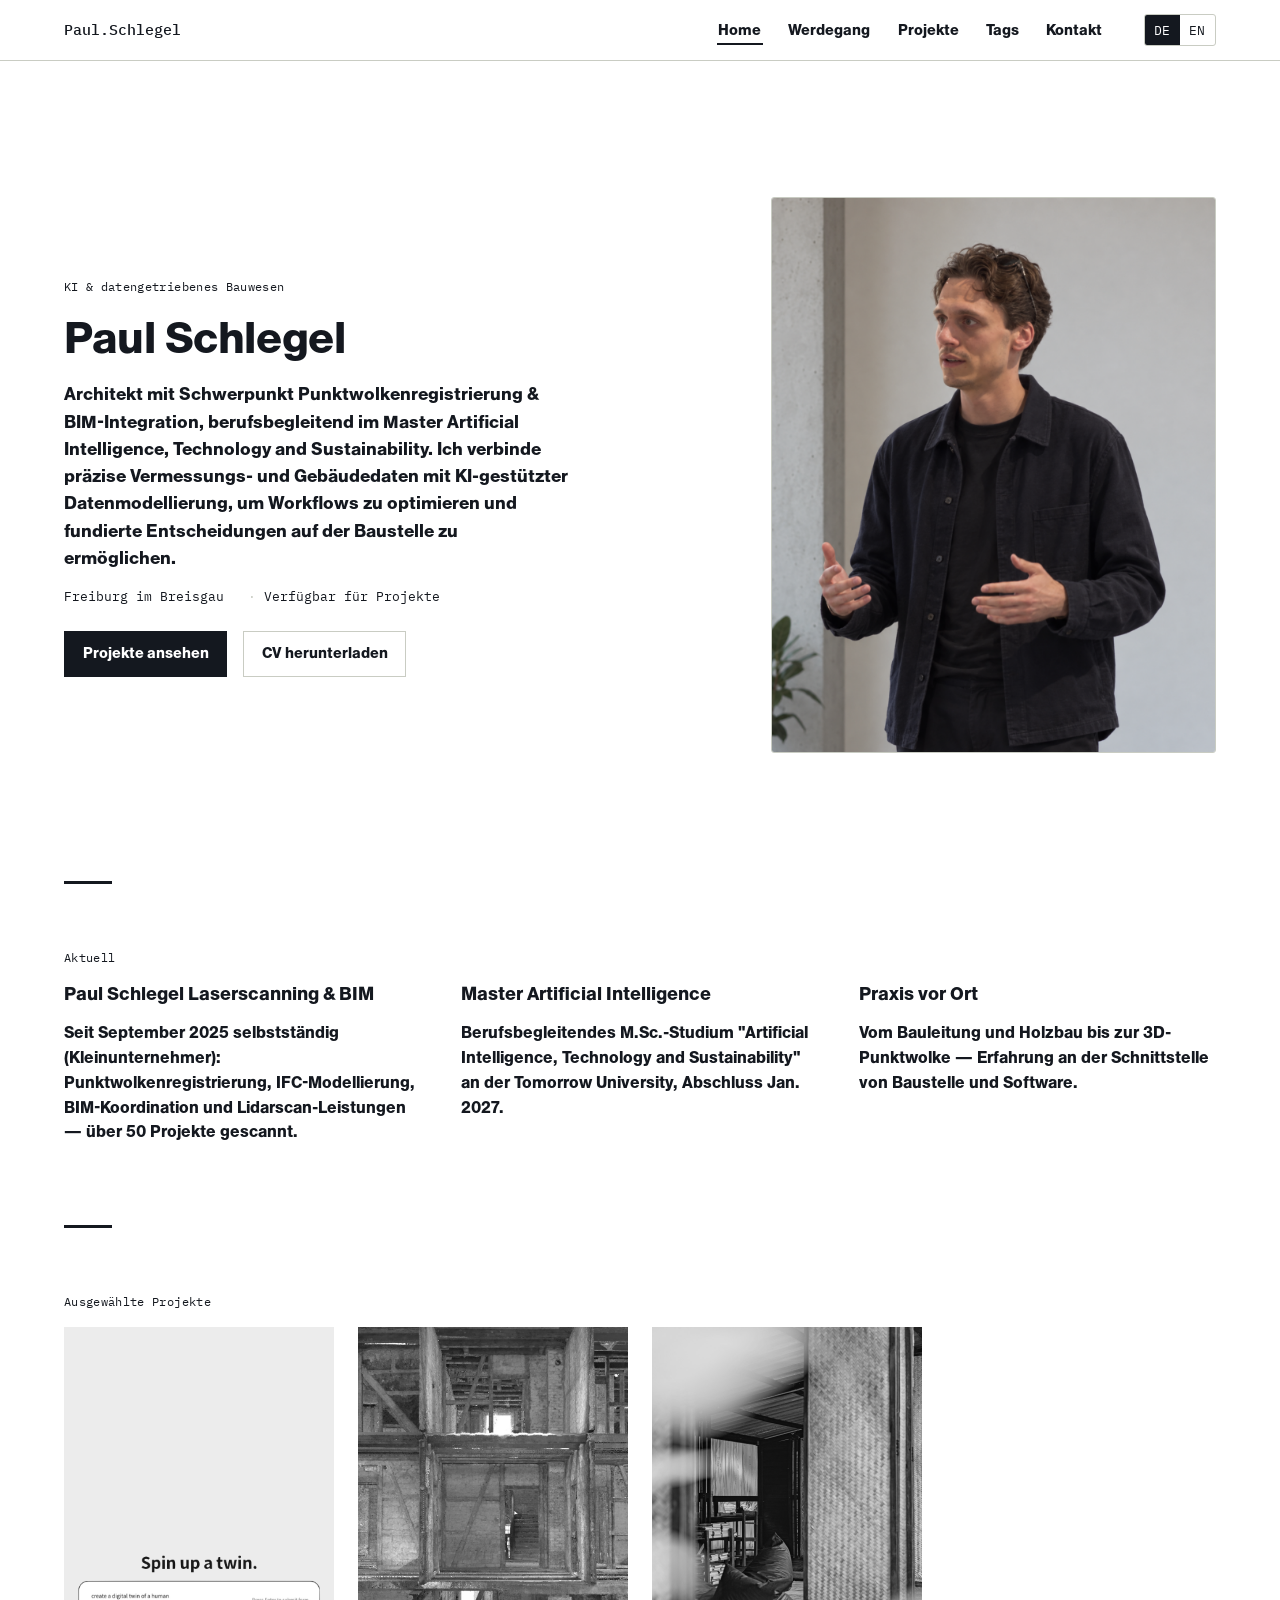
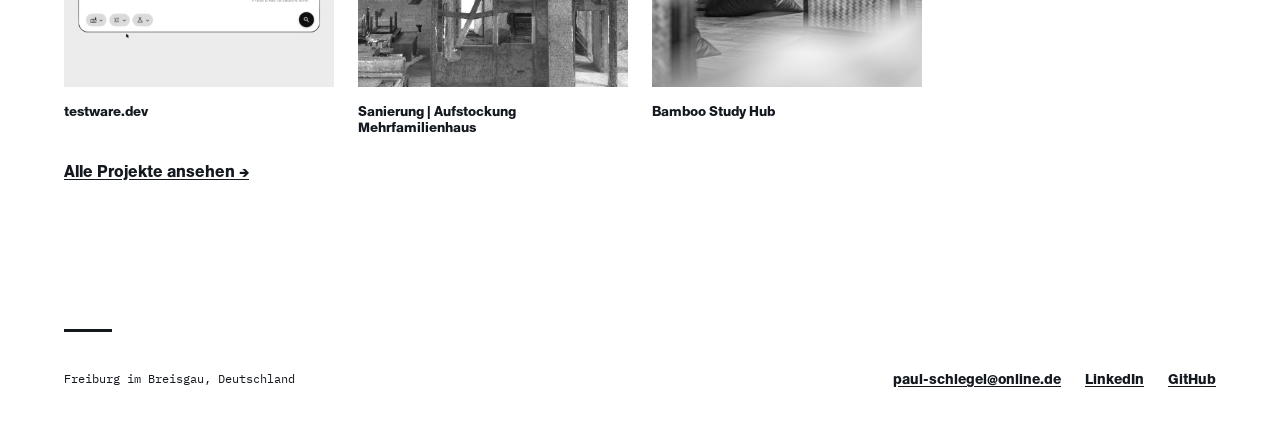
<file: index.html>
<!DOCTYPE html>
<html lang="de">
<head>
<meta charset="UTF-8">
<meta name="viewport" content="width=device-width, initial-scale=1.0">
<title>Paul Schlegel — AI &amp; Data-Driven Construction Specialist</title>
<meta name="description" content="Paul Schlegel — AI &amp; data-driven construction specialist: point cloud registration, BIM integration, and AI-driven data modelling. Projects, career, and contact.">
<link rel="preconnect" href="https://fonts.googleapis.com">
<link rel="preconnect" href="https://fonts.gstatic.com" crossorigin>
<link href="https://fonts.googleapis.com/css2?family=IBM+Plex+Mono:wght@400;500&display=swap" rel="stylesheet">
<link rel="stylesheet" href="assets/css/style.css">
</head>
<body data-page="index">

<div data-include="header"></div>

<main>
  <section class="section" style="padding-top: var(--space-4);">
    <div class="container hero">
      <div>
        <span class="label" data-de="KI &amp; datengetriebenes Bauwesen" data-en="AI &amp; data-driven construction">KI &amp; datengetriebenes Bauwesen</span>
        <h1 data-de="Paul Schlegel" data-en="Paul Schlegel">Paul Schlegel</h1>
        <p class="lede" data-de="Architekt mit Schwerpunkt Punktwolkenregistrierung &amp; BIM-Integration, berufsbegleitend im Master Artificial Intelligence, Technology and Sustainability. Ich verbinde präzise Vermessungs- und Gebäudedaten mit KI-gestützter Datenmodellierung, um Workflows zu optimieren und fundierte Entscheidungen auf der Baustelle zu ermöglichen." data-en="Architect specialising in point cloud registration &amp; BIM integration, currently pursuing a part-time M.Sc. in Artificial Intelligence, Technology and Sustainability. I combine precise survey and building data with AI-driven data modelling to streamline workflows and support data-informed decisions on the job site.">
          Architekt mit Schwerpunkt Punktwolkenregistrierung &amp; BIM-Integration, berufsbegleitend im Master Artificial Intelligence, Technology and Sustainability. Ich verbinde präzise Vermessungs- und Gebäudedaten mit KI-gestützter Datenmodellierung, um Workflows zu optimieren und fundierte Entscheidungen auf der Baustelle zu ermöglichen.
        </p>
        <ul class="hero-meta">
          <li data-de="Freiburg im Breisgau" data-en="Freiburg im Breisgau">Freiburg im Breisgau</li>
          <li data-de="Verfügbar für Projekte" data-en="Available for projects">Verfügbar für Projekte</li>
        </ul>
        <div class="btn-row">
          <a class="btn btn-primary" href="projects.html" data-de="Projekte ansehen" data-en="View projects">Projekte ansehen</a>
          <a class="btn btn-ghost" href="assets/files/Paul_Schlegel_Lebenslauf.pdf" data-de="CV herunterladen" data-en="Download CV">CV herunterladen</a>
        </div>
      </div>
      <div class="hero-portrait">
        <img src="assets/img/portrait.png" alt="Portrait of Paul Schlegel" width="480" height="600">
      </div>
    </div>
  </section>

  <section class="section">
    <div class="container">
      <span class="label" data-de="Aktuell" data-en="Currently">Aktuell</span>
      <div class="info-grid">
        <div>
          <h3 data-de="Paul Schlegel Laserscanning &amp; BIM" data-en="Paul Schlegel Laserscanning &amp; BIM">Paul Schlegel Laserscanning &amp; BIM</h3>
          <p data-de="Seit September 2025 selbstständig (Kleinunternehmer): Punktwolkenregistrierung, IFC-Modellierung, BIM-Koordination und Lidarscan-Leistungen — über 50 Projekte gescannt." data-en="Self-employed since September 2025 (sole proprietor): point cloud registration, IFC modelling, BIM coordination and LiDAR scanning services — over 50 projects scanned.">Seit September 2025 selbstständig (Kleinunternehmer): Punktwolkenregistrierung, IFC-Modellierung, BIM-Koordination und Lidarscan-Leistungen — über 50 Projekte gescannt.</p>
        </div>
        <div>
          <h3 data-de="Master Artificial Intelligence" data-en="M.Sc. Artificial Intelligence">Master Artificial Intelligence</h3>
          <p data-de="Berufsbegleitendes M.Sc.-Studium &quot;Artificial Intelligence, Technology and Sustainability&quot; an der Tomorrow University, Abschluss Jan. 2027." data-en="Part-time M.Sc. in &quot;Artificial Intelligence, Technology and Sustainability&quot; at Tomorrow University, graduating Jan. 2027.">Berufsbegleitendes M.Sc.-Studium "Artificial Intelligence, Technology and Sustainability" an der Tomorrow University, Abschluss Jan. 2027.</p>
        </div>
        <div>
          <h3 data-de="Praxis vor Ort" data-en="Hands-on practice">Praxis vor Ort</h3>
          <p data-de="Vom Bauleitung und Holzbau bis zur 3D-Punktwolke — Erfahrung an der Schnittstelle von Baustelle und Software." data-en="From site supervision and timber construction to 3D point clouds — experience at the intersection of construction site and software.">Vom Bauleitung und Holzbau bis zur 3D-Punktwolke — Erfahrung an der Schnittstelle von Baustelle und Software.</p>
        </div>
      </div>
    </div>
  </section>

  <section class="section">
    <div class="container">
      <span class="label" data-de="Ausgewählte Projekte" data-en="Featured work">Ausgewählte Projekte</span>
      <div class="card-grid">
        <a class="card featured" href="project-testware.html" data-tags="llm rag team">
          <div class="card-thumb">
            <img src="assets/img/gallery/testware/testware-thumb.png" alt="testware.dev — Screenshot der Weboberfläche" loading="lazy">
          </div>
          <h3 class="card-title">testware.dev</h3>
        </a>
        <a class="card featured" href="project-wilhelmstrasse-5.html" data-tags="laserscanning bim bauleitung holzbau team">
          <div class="card-thumb">
            <img src="assets/img/gallery/wilhelmstrasse-5/00-wilhelmstrasse-punktwolke-innenansicht.jpg" alt="Wilhelmstraße 5 — Laserscan-Punktwolke, Innenansicht über mehrere Geschosse" loading="lazy">
          </div>
          <h3 class="card-title">Sanierung | Aufstockung Mehrfamilienhaus</h3>
        </a>
        <a class="card featured" href="project-bamboo-study-hub.html" data-tags="volunteering construction">
          <div class="card-thumb">
            <img src="assets/img/gallery/bamboo-study-hub/bamboo-hub-geflecht-sitzecke.jpg" alt="Bamboo Study Hub — Sitzecke mit Bücherregal" loading="lazy" style="object-position: center 55%;">
          </div>
          <h3 class="card-title">Bamboo Study Hub</h3>
        </a>
      </div>
      <p style="margin-top: var(--space-3);">
        <a href="projects.html" data-de="Alle Projekte ansehen →" data-en="View all projects →">Alle Projekte ansehen →</a>
      </p>
    </div>
  </section>
</main>

<div data-include="footer"></div>

<script src="assets/js/main.js"></script>
</body>
</html>
</file>
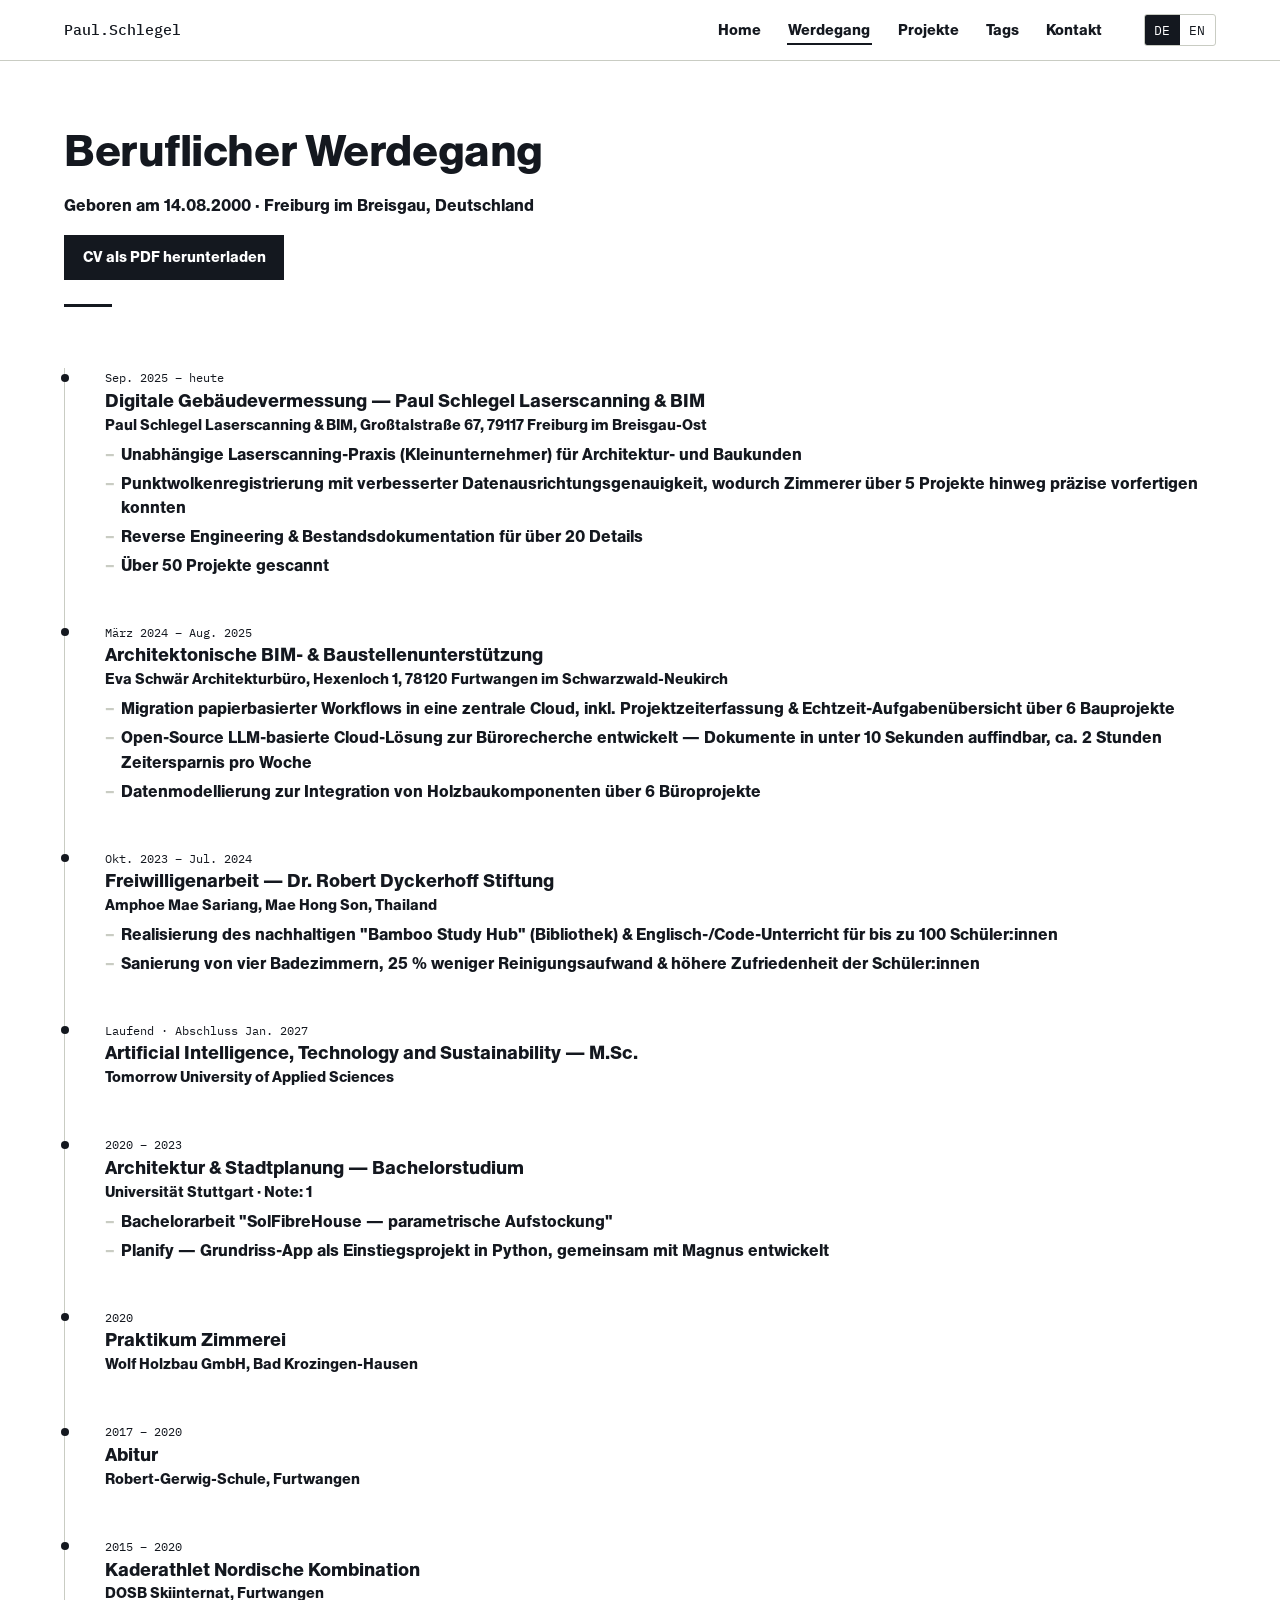
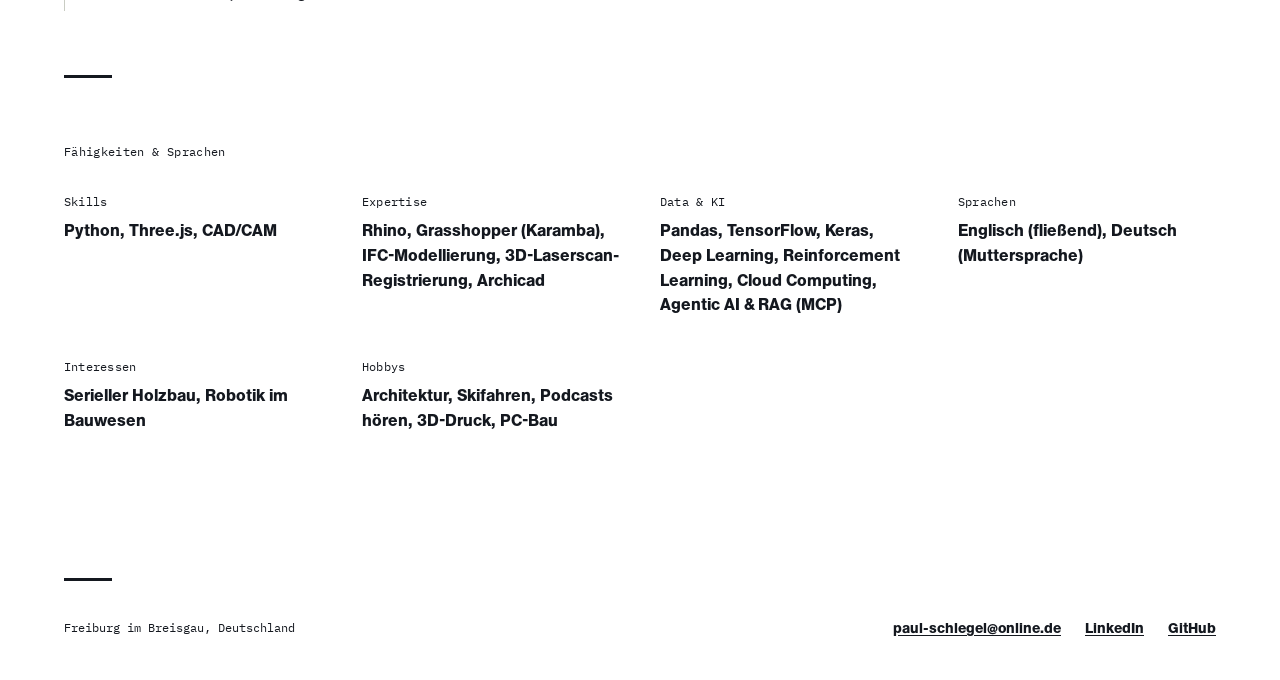
<file: career.html>
<!DOCTYPE html>
<html lang="de">
<head>
<meta charset="UTF-8">
<meta name="viewport" content="width=device-width, initial-scale=1.0">
<title>Career — Paul Schlegel</title>
<meta name="description" content="Paul Schlegel's career timeline: laser scanning &amp; BIM services, architecture, volunteering, AI/data science education, and skills.">
<link rel="preconnect" href="https://fonts.googleapis.com">
<link rel="preconnect" href="https://fonts.gstatic.com" crossorigin>
<link href="https://fonts.googleapis.com/css2?family=IBM+Plex+Mono:wght@400;500&display=swap" rel="stylesheet">
<link rel="stylesheet" href="assets/css/style.css">
</head>
<body data-page="career">

<div data-include="header"></div>

<main>
  <section class="section" style="padding-bottom: var(--space-3);">
    <div class="container">
      <h1 data-de="Beruflicher Werdegang" data-en="Career timeline">Beruflicher Werdegang</h1>
      <p class="max-w-prose" data-de="Geboren am 14.08.2000 · Freiburg im Breisgau, Deutschland" data-en="Born 14 August 2000 · Freiburg im Breisgau, Germany">Geboren am 14.08.2000 · Freiburg im Breisgau, Deutschland</p>
      <div class="btn-row">
        <a class="btn btn-primary" href="assets/files/Paul_Schlegel_Lebenslauf.pdf" data-de="CV als PDF herunterladen" data-en="Download CV as PDF">CV als PDF herunterladen</a>
      </div>
    </div>
  </section>

  <section class="section">
    <div class="container">
      <div class="timeline">

        <div class="timeline-item">
          <span class="period" data-de="Sep. 2025 – heute" data-en="Sep '25 – present">Sep. 2025 – heute</span>
          <h3 data-de="Digitale Gebäudevermessung — Paul Schlegel Laserscanning &amp; BIM" data-en="Digital building surveying — Paul Schlegel Laserscanning &amp; BIM">Digitale Gebäudevermessung — Paul Schlegel Laserscanning &amp; BIM</h3>
          <p class="org" data-de="Paul Schlegel Laserscanning &amp; BIM, Großtalstraße 67, 79117 Freiburg im Breisgau-Ost" data-en="Paul Schlegel Laserscanning &amp; BIM, Großtalstraße 67, 79117 Freiburg im Breisgau-Ost">Paul Schlegel Laserscanning &amp; BIM, Großtalstraße 67, 79117 Freiburg im Breisgau-Ost</p>
          <ul>
            <li data-de="Unabhängige Laserscanning-Praxis (Kleinunternehmer) für Architektur- und Baukunden" data-en="Independent laser scanning practice (sole proprietor) for architecture and construction clients">Unabhängige Laserscanning-Praxis (Kleinunternehmer) für Architektur- und Baukunden</li>
            <li data-de="Punktwolkenregistrierung mit verbesserter Datenausrichtungsgenauigkeit, wodurch Zimmerer über 5 Projekte hinweg präzise vorfertigen konnten" data-en="Point cloud registration with improved data-alignment accuracy, enabling carpenters to prefabricate precisely across 5 projects">Punktwolkenregistrierung mit verbesserter Datenausrichtungsgenauigkeit, wodurch Zimmerer über 5 Projekte hinweg präzise vorfertigen konnten</li>
            <li data-de="Reverse Engineering &amp; Bestandsdokumentation für über 20 Details" data-en="Reverse engineering &amp; heritage documentation for over 20 details">Reverse Engineering &amp; Bestandsdokumentation für über 20 Details</li>
            <li data-de="Über 50 Projekte gescannt" data-en="Over 50 projects scanned">Über 50 Projekte gescannt</li>
          </ul>
        </div>

        <div class="timeline-item">
          <span class="period" data-de="März 2024 – Aug. 2025" data-en="Mar '24 – Aug '25">März 2024 – Aug. 2025</span>
          <h3 data-de="Architektonische BIM- &amp; Baustellenunterstützung" data-en="Architectural BIM &amp; site support">Architektonische BIM- &amp; Baustellenunterstützung</h3>
          <p class="org" data-de="Eva Schwär Architekturbüro, Hexenloch 1, 78120 Furtwangen im Schwarzwald-Neukirch" data-en="Eva Schwär Architekturbüro, Hexenloch 1, 78120 Furtwangen im Schwarzwald-Neukirch">Eva Schwär Architekturbüro, Hexenloch 1, 78120 Furtwangen im Schwarzwald-Neukirch</p>
          <ul>
            <li data-de="Migration papierbasierter Workflows in eine zentrale Cloud, inkl. Projektzeiterfassung &amp; Echtzeit-Aufgabenübersicht über 6 Bauprojekte" data-en="Migrated paper-based workflows to a centralized cloud, introducing project time tracking &amp; real-time task visibility across 6 construction projects">Migration papierbasierter Workflows in eine zentrale Cloud, inkl. Projektzeiterfassung &amp; Echtzeit-Aufgabenübersicht über 6 Bauprojekte</li>
            <li data-de="Open-Source LLM-basierte Cloud-Lösung zur Bürorecherche entwickelt — Dokumente in unter 10 Sekunden auffindbar, ca. 2 Stunden Zeitersparnis pro Woche" data-en="Designed an open-source LLM-based cloud solution for office search — documents retrieved in under 10 seconds, saving ~2 hours per week">Open-Source LLM-basierte Cloud-Lösung zur Bürorecherche entwickelt — Dokumente in unter 10 Sekunden auffindbar, ca. 2 Stunden Zeitersparnis pro Woche</li>
            <li data-de="Datenmodellierung zur Integration von Holzbaukomponenten über 6 Büroprojekte" data-en="Directed data modelling to integrate timber components across 6 office projects">Datenmodellierung zur Integration von Holzbaukomponenten über 6 Büroprojekte</li>
          </ul>
        </div>

        <div class="timeline-item">
          <span class="period" data-de="Okt. 2023 – Jul. 2024" data-en="Oct '23 – Jul '24">Okt. 2023 – Jul. 2024</span>
          <h3 data-de="Freiwilligenarbeit — Dr. Robert Dyckerhoff Stiftung" data-en="Volunteer — Dr. Robert Dyckerhoff Stiftung">Freiwilligenarbeit — Dr. Robert Dyckerhoff Stiftung</h3>
          <p class="org" data-de="Amphoe Mae Sariang, Mae Hong Son, Thailand" data-en="Amphoe Mae Sariang, Mae Hong Son, Thailand">Amphoe Mae Sariang, Mae Hong Son, Thailand</p>
          <ul>
            <li data-de="Realisierung des nachhaltigen &quot;Bamboo Study Hub&quot; (Bibliothek) &amp; Englisch-/Code-Unterricht für bis zu 100 Schüler:innen" data-en="Realised the sustainable &quot;Bamboo Study Hub&quot; (library) &amp; taught English or code for up to 100 students">Realisierung des nachhaltigen "Bamboo Study Hub" (Bibliothek) &amp; Englisch-/Code-Unterricht für bis zu 100 Schüler:innen</li>
            <li data-de="Sanierung von vier Badezimmern, 25 % weniger Reinigungsaufwand &amp; höhere Zufriedenheit der Schüler:innen" data-en="Renovated four bathrooms, resulting in a 25% reduction in cleaning &amp; higher student satisfaction">Sanierung von vier Badezimmern, 25 % weniger Reinigungsaufwand &amp; höhere Zufriedenheit der Schüler:innen</li>
          </ul>
        </div>

        <div class="timeline-item">
          <span class="period" data-de="Laufend · Abschluss Jan. 2027" data-en="Ongoing · Graduation Jan '27">Laufend · Abschluss Jan. 2027</span>
          <h3 data-de="Artificial Intelligence, Technology and Sustainability — M.Sc." data-en="Artificial Intelligence, Technology and Sustainability — M.Sc.">Artificial Intelligence, Technology and Sustainability — M.Sc.</h3>
          <p class="org" data-de="Tomorrow University of Applied Sciences" data-en="Tomorrow University of Applied Sciences">Tomorrow University of Applied Sciences</p>
        </div>

        <div class="timeline-item">
          <span class="period" data-de="2020 – 2023" data-en="2020 – 2023">2020 – 2023</span>
          <h3 data-de="Architektur &amp; Stadtplanung — Bachelorstudium" data-en="Architecture &amp; Urban Planning — Bachelor's degree">Architektur &amp; Stadtplanung — Bachelorstudium</h3>
          <p class="org" data-de="Universität Stuttgart · Note: 1" data-en="University of Stuttgart · Grade: 1">Universität Stuttgart · Note: 1</p>
          <ul>
            <li data-de="Bachelorarbeit &quot;SolFibreHouse — parametrische Aufstockung&quot;" data-en="Bachelor's thesis &quot;SolFibreHouse — parametric building extension&quot;">Bachelorarbeit "SolFibreHouse — parametrische Aufstockung"</li>
            <li data-de="Planify — Grundriss-App als Einstiegsprojekt in Python, gemeinsam mit Magnus entwickelt" data-en="Planify — a floorplan app, our entry project into Python, built together with Magnus">Planify — Grundriss-App als Einstiegsprojekt in Python, gemeinsam mit Magnus entwickelt</li>
          </ul>
        </div>

        <div class="timeline-item">
          <span class="period" data-de="2020" data-en="2020">2020</span>
          <h3 data-de="Praktikum Zimmerei" data-en="Carpentry internship">Praktikum Zimmerei</h3>
          <p class="org" data-de="Wolf Holzbau GmbH, Bad Krozingen-Hausen" data-en="Wolf Holzbau GmbH, Bad Krozingen-Hausen">Wolf Holzbau GmbH, Bad Krozingen-Hausen</p>
        </div>

        <div class="timeline-item">
          <span class="period" data-de="2017 – 2020" data-en="2017 – 2020">2017 – 2020</span>
          <h3 data-de="Abitur" data-en="Abitur (secondary school diploma)">Abitur</h3>
          <p class="org" data-de="Robert-Gerwig-Schule, Furtwangen" data-en="Robert-Gerwig-Schule, Furtwangen">Robert-Gerwig-Schule, Furtwangen</p>
        </div>

        <div class="timeline-item">
          <span class="period" data-de="2015 – 2020" data-en="2015 – 2020">2015 – 2020</span>
          <h3 data-de="Kaderathlet Nordische Kombination" data-en="Competitive athlete, Nordic Combined">Kaderathlet Nordische Kombination</h3>
          <p class="org" data-de="DOSB Skiinternat, Furtwangen" data-en="DOSB ski boarding school, Furtwangen">DOSB Skiinternat, Furtwangen</p>
        </div>

      </div>
    </div>
  </section>

  <section class="section">
    <div class="container">
      <span class="label" data-de="Fähigkeiten &amp; Sprachen" data-en="Skills &amp; languages">Fähigkeiten &amp; Sprachen</span>
      <dl class="info-grid">
        <div>
          <dt data-de="Skills" data-en="Skills">Skills</dt>
          <dd data-de="Python, Three.js, CAD/CAM" data-en="Python, Three.js, CAD/CAM">Python, Three.js, CAD/CAM</dd>
        </div>
        <div>
          <dt data-de="Expertise" data-en="Expertise">Expertise</dt>
          <dd data-de="Rhino, Grasshopper (Karamba), IFC-Modellierung, 3D-Laserscan-Registrierung, Archicad" data-en="Rhino, Grasshopper (Karamba), IFC modelling, 3D laser-scan registration, Archicad">Rhino, Grasshopper (Karamba), IFC-Modellierung, 3D-Laserscan-Registrierung, Archicad</dd>
        </div>
        <div>
          <dt data-de="Data &amp; KI" data-en="Data &amp; AI">Data &amp; KI</dt>
          <dd data-de="Pandas, TensorFlow, Keras, Deep Learning, Reinforcement Learning, Cloud Computing, Agentic AI &amp; RAG (MCP)" data-en="Pandas, TensorFlow, Keras, deep learning, reinforcement learning, cloud computing, agentic AI &amp; RAG (MCP)">Pandas, TensorFlow, Keras, Deep Learning, Reinforcement Learning, Cloud Computing, Agentic AI &amp; RAG (MCP)</dd>
        </div>
        <div>
          <dt data-de="Sprachen" data-en="Languages">Sprachen</dt>
          <dd data-de="Englisch (fließend), Deutsch (Muttersprache)" data-en="English (fluent), German (native)">Englisch (fließend), Deutsch (Muttersprache)</dd>
        </div>
        <div>
          <dt data-de="Interessen" data-en="Interests">Interessen</dt>
          <dd data-de="Serieller Holzbau, Robotik im Bauwesen" data-en="Serial/modular timber construction, robotics in construction">Serieller Holzbau, Robotik im Bauwesen</dd>
        </div>
        <div>
          <dt data-de="Hobbys" data-en="Hobbies">Hobbys</dt>
          <dd data-de="Architektur, Skifahren, Podcasts hören, 3D-Druck, PC-Bau" data-en="Architecture, skiing, listening to podcasts, 3D printing, building PCs">Architektur, Skifahren, Podcasts hören, 3D-Druck, PC-Bau</dd>
        </div>
      </dl>
    </div>
  </section>
</main>

<div data-include="footer"></div>

<script src="assets/js/main.js"></script>
</body>
</html>
</file>
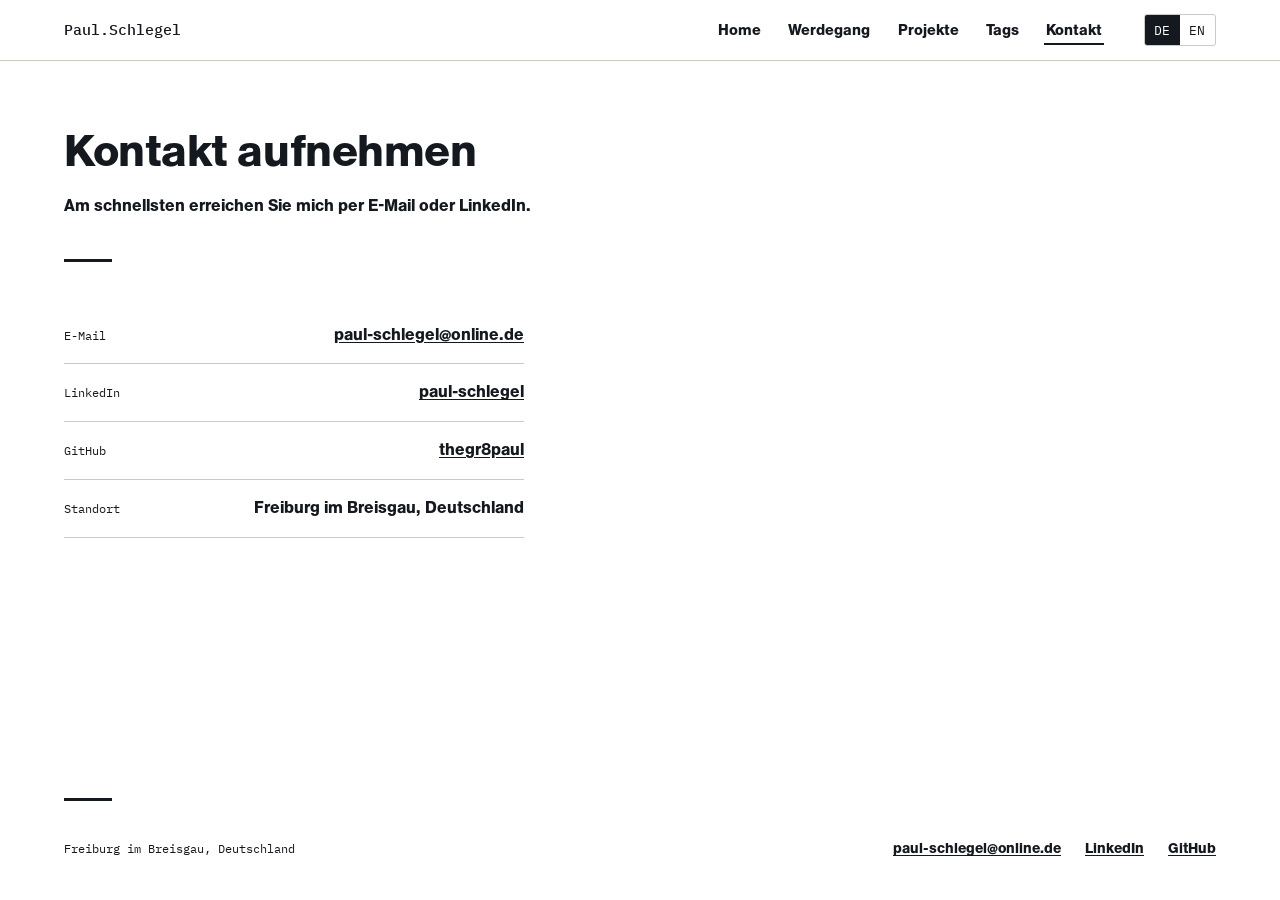
<file: contact.html>
<!DOCTYPE html>
<html lang="de">
<head>
<meta charset="UTF-8">
<meta name="viewport" content="width=device-width, initial-scale=1.0">
<title>Contact — Paul Schlegel</title>
<meta name="description" content="Get in touch with Paul Schlegel — email, phone, LinkedIn, and GitHub.">
<link rel="preconnect" href="https://fonts.googleapis.com">
<link rel="preconnect" href="https://fonts.gstatic.com" crossorigin>
<link href="https://fonts.googleapis.com/css2?family=IBM+Plex+Mono:wght@400;500&display=swap" rel="stylesheet">
<link rel="stylesheet" href="assets/css/style.css">
</head>
<body data-page="contact">

<div data-include="header"></div>

<main>
  <section class="section" style="padding-bottom: var(--space-3);">
    <div class="container">
      <h1 data-de="Kontakt aufnehmen" data-en="Get in touch">Kontakt aufnehmen</h1>
      <p class="max-w-prose" data-de="Am schnellsten erreichen Sie mich per E-Mail oder LinkedIn." data-en="The fastest way to reach me is by email or LinkedIn.">Am schnellsten erreichen Sie mich per E-Mail oder LinkedIn.</p>
    </div>
  </section>

  <section class="section">
    <div class="container">
      <ul class="contact-list">
        <li>
          <span class="k" data-de="E-Mail" data-en="Email">E-Mail</span>
          <span class="v"><a href="mailto:paul-schlegel@online.de">paul-schlegel@online.de</a></span>
        </li>
        <li>
          <span class="k">LinkedIn</span>
          <span class="v"><a href="https://www.linkedin.com/in/paul-schlegel-5593031a6" target="_blank" rel="noopener">paul-schlegel</a></span>
        </li>
        <li>
          <span class="k">GitHub</span>
          <span class="v"><a href="https://github.com/thegr8paul" target="_blank" rel="noopener">thegr8paul</a></span>
        </li>
        <li>
          <span class="k" data-de="Standort" data-en="Location">Standort</span>
          <span class="v" data-de="Freiburg im Breisgau, Deutschland" data-en="Freiburg im Breisgau, Germany">Freiburg im Breisgau, Deutschland</span>
        </li>
      </ul>
    </div>
  </section>
</main>

<div data-include="footer"></div>

<script src="assets/js/main.js"></script>
</body>
</html>
</file>
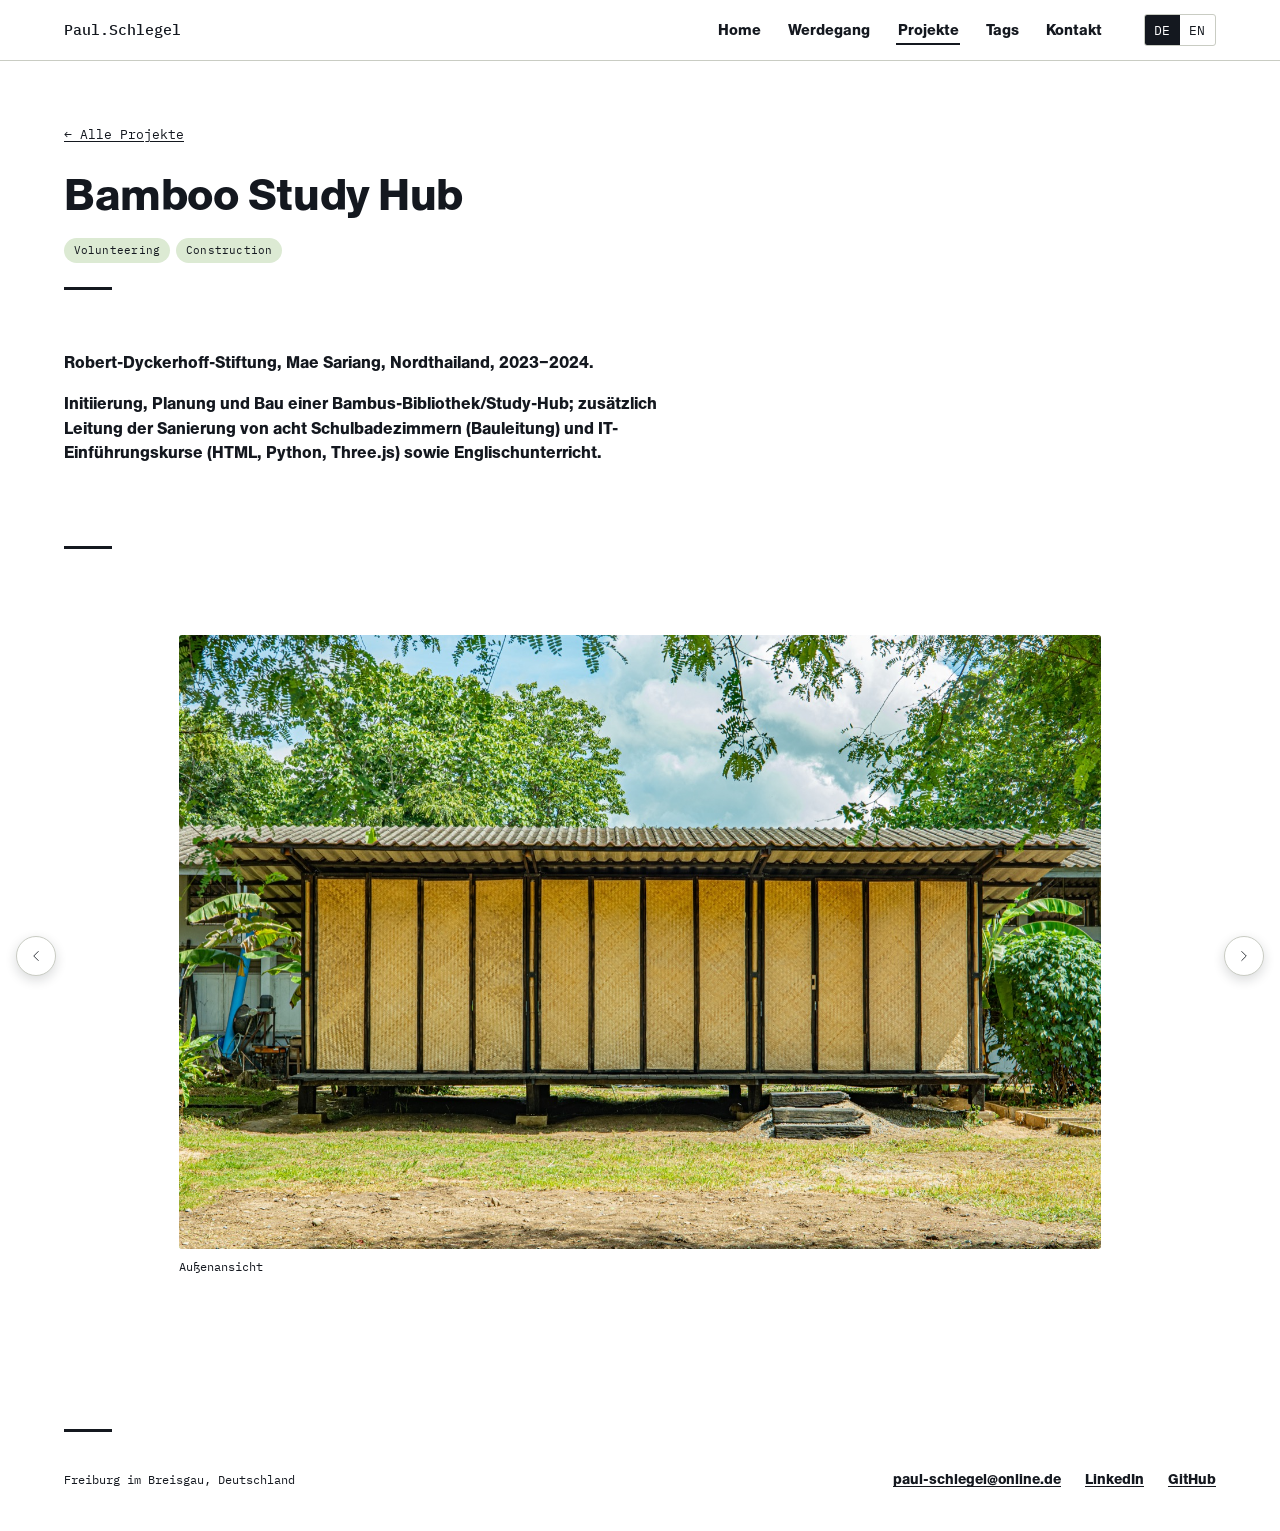
<file: project-bamboo-study-hub.html>
<!DOCTYPE html>
<html lang="de">
<head>
<meta charset="UTF-8">
<meta name="viewport" content="width=device-width, initial-scale=1.0">
<title>Bamboo Study Hub — Paul Schlegel</title>
<meta name="description" content="Bamboo Study Hub — a bamboo library built for the Robert Dyckerhoff Foundation in Mae Sariang, Northern Thailand.">
<link rel="preconnect" href="https://fonts.googleapis.com">
<link rel="preconnect" href="https://fonts.gstatic.com" crossorigin>
<link href="https://fonts.googleapis.com/css2?family=IBM+Plex+Mono:wght@400;500&display=swap" rel="stylesheet">
<link rel="stylesheet" href="assets/css/style.css">
</head>
<body data-page="projects">

<div data-include="header"></div>

<main>
  <section class="section" style="padding-bottom: var(--space-3);">
    <div class="container">
      <a class="breadcrumb" href="projects.html" data-de="← Alle Projekte" data-en="← All projects">← Alle Projekte</a>
      <h1 data-de="Bamboo Study Hub" data-en="Bamboo Study Hub">Bamboo Study Hub</h1>
      <div class="tags"><a class="tag tag-impact" href="projects.html?tag=volunteering">Volunteering</a><a class="tag tag-impact" href="projects.html?tag=construction">Construction</a></div>
    </div>
  </section>

  <section class="section">
    <div class="container detail-layout">
      <div>
        <p class="max-w-prose" data-de="Robert-Dyckerhoff-Stiftung, Mae Sariang, Nordthailand, 2023–2024." data-en="Robert Dyckerhoff Foundation, Mae Sariang, Northern Thailand, 2023–2024.">Robert-Dyckerhoff-Stiftung, Mae Sariang, Nordthailand, 2023–2024.</p>
        <p class="max-w-prose" data-de="Initiierung, Planung und Bau einer Bambus-Bibliothek/Study-Hub; zusätzlich Leitung der Sanierung von acht Schulbadezimmern (Bauleitung) und IT-Einführungskurse (HTML, Python, Three.js) sowie Englischunterricht." data-en="Initiated, planned and built a bamboo library/study hub; also led a school bathroom renovation (site supervision) and taught introductory IT courses (HTML, Python, Three.js) and English.">Initiierung, Planung und Bau einer Bambus-Bibliothek/Study-Hub; zusätzlich Leitung der Sanierung von acht Schulbadezimmern (Bauleitung) und IT-Einführungskurse (HTML, Python, Three.js) sowie Englischunterricht.</p>
      </div>
    </div>
  </section>

  <section class="section">
    <div class="container">
      <div class="gallery">
        <div class="gallery-stage">
          <figure class="gallery-slide">
            <div class="slide-media">
              <div class="slide-image">
                <img src="assets/img/gallery/bamboo-study-hub/bamboo-hub-aussenansicht.jpg" alt="Bamboo Study Hub — Außenansicht des Gebäudes">
              </div>
              <figcaption class="slide-caption" data-de="Außenansicht" data-en="Exterior view">Außenansicht</figcaption>
            </div>
          </figure>
          <figure class="gallery-slide">
            <div class="slide-media">
              <div class="slide-image slide-image--portrait">
                <img src="assets/img/gallery/bamboo-study-hub/bamboo-hub-innenansicht-paul.jpg" alt="Bamboo Study Hub — Innenansicht mit Bücherregal">
              </div>
              <figcaption class="slide-caption" data-de="Innenansicht mit Bücherregal" data-en="Interior view with bookshelf">Innenansicht mit Bücherregal</figcaption>
            </div>
          </figure>
          <figure class="gallery-slide">
            <div class="slide-media">
              <div class="slide-image">
                <img src="assets/img/gallery/bamboo-study-hub/bamboo-hub-lernplatz.jpg" alt="Bamboo Study Hub — Schülerin am Lernplatz">
              </div>
              <figcaption class="slide-caption" data-de="Lernplatz" data-en="Study desk">Lernplatz</figcaption>
            </div>
          </figure>
          <figure class="gallery-slide">
            <div class="slide-media">
              <div class="slide-image slide-image--portrait">
                <img src="assets/img/gallery/bamboo-study-hub/bamboo-hub-geflecht-sitzecke.jpg" alt="Bamboo Study Hub — Geflochtene Bambuswände mit Sitzecke">
              </div>
              <figcaption class="slide-caption" data-de="Geflochtene Bambuswände &amp; Sitzecke" data-en="Woven bamboo walls &amp; seating area">Geflochtene Bambuswände &amp; Sitzecke</figcaption>
            </div>
          </figure>
          <figure class="gallery-slide">
            <div class="slide-media">
              <div class="slide-image slide-image--portrait">
                <img src="assets/img/gallery/bamboo-study-hub/bamboo-hub-geflecht-detail.jpg" alt="Bamboo Study Hub — Bambusgeflecht im Detail">
              </div>
              <figcaption class="slide-caption" data-de="Bambusgeflecht im Detail" data-en="Woven bamboo detail">Bambusgeflecht im Detail</figcaption>
            </div>
          </figure>
          <figure class="gallery-slide">
            <div class="slide-media">
              <div class="slide-image slide-image--portrait">
                <img src="assets/img/gallery/bamboo-study-hub/bamboo-hub-fassadendetail.jpg" alt="Bamboo Study Hub — Fassadendetail mit Wellblech">
              </div>
              <figcaption class="slide-caption" data-de="Fassadendetail" data-en="Facade detail">Fassadendetail</figcaption>
            </div>
          </figure>
          <figure class="gallery-slide">
            <div class="slide-media">
              <div class="slide-image slide-image--portrait">
                <img src="assets/img/gallery/bamboo-study-hub/bamboo-hub-schuelerinnen-lesen.jpeg" alt="Bamboo Study Hub — Schülerinnen lesen am Bücherregal">
              </div>
              <figcaption class="slide-caption" data-de="Schülerinnen beim Lesen" data-en="Students reading">Schülerinnen beim Lesen</figcaption>
            </div>
          </figure>
          <figure class="gallery-slide">
            <div class="slide-media">
              <div class="slide-image">
                <img src="assets/img/gallery/bamboo-study-hub/bamboo-hub-bambus-waesserung.jpeg" alt="Bamboo Study Hub — Bambusstangen im Wässerungsbecken während des Baus">
              </div>
              <figcaption class="slide-caption" data-de="Bambus-Wässerung während des Baus" data-en="Bamboo soaking during construction">Bambus-Wässerung während des Baus</figcaption>
            </div>
          </figure>
        </div>
        <button type="button" class="gallery-nav gallery-prev" aria-label="Zurück">
          <svg viewBox="0 0 32 32" fill="none" stroke="currentColor" stroke-width="1.5" stroke-linecap="round" stroke-linejoin="round"><path d="M20 8 L12 16 L20 24"/></svg>
        </button>
        <button type="button" class="gallery-nav gallery-next" aria-label="Weiter">
          <svg viewBox="0 0 32 32" fill="none" stroke="currentColor" stroke-width="1.5" stroke-linecap="round" stroke-linejoin="round"><path d="M12 8 L20 16 L12 24"/></svg>
        </button>
      </div>
    </div>
  </section>
</main>

<div data-include="footer"></div>

<script src="assets/js/main.js"></script>
</body>
</html>
</file>
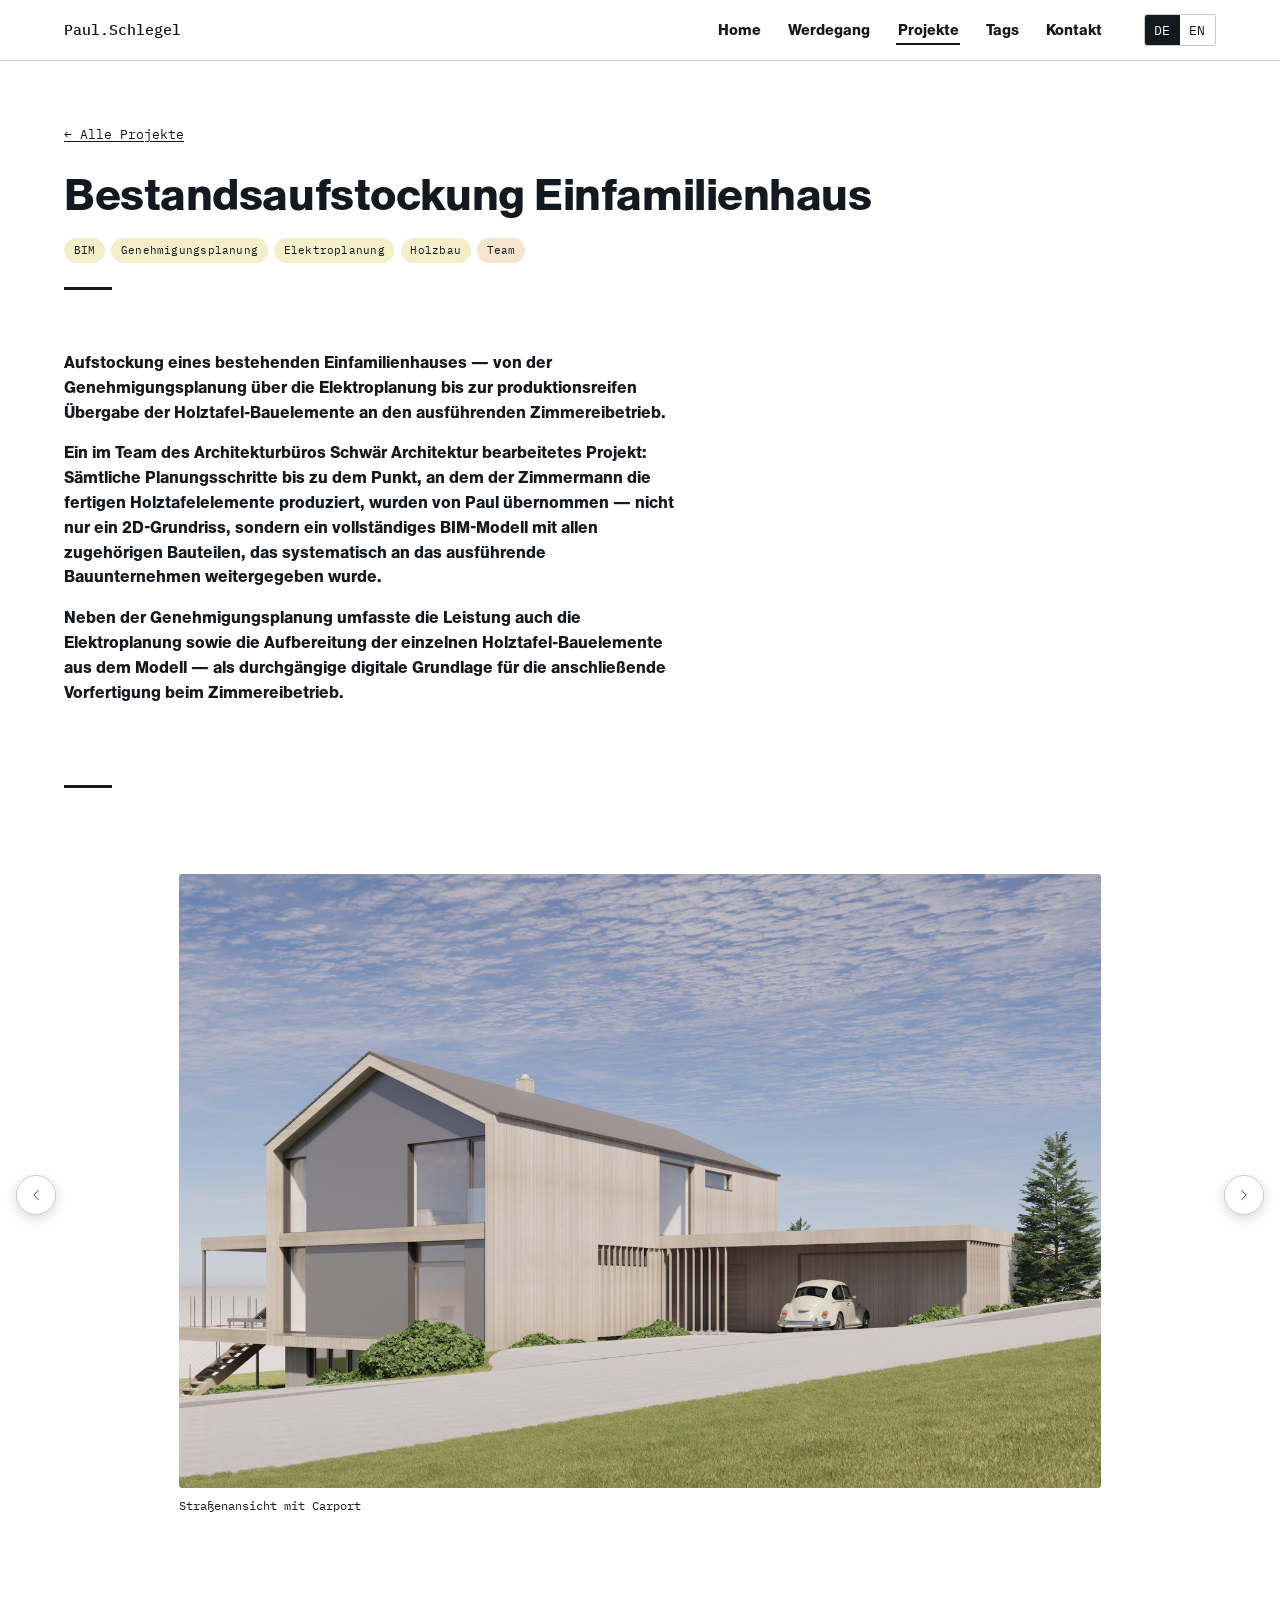
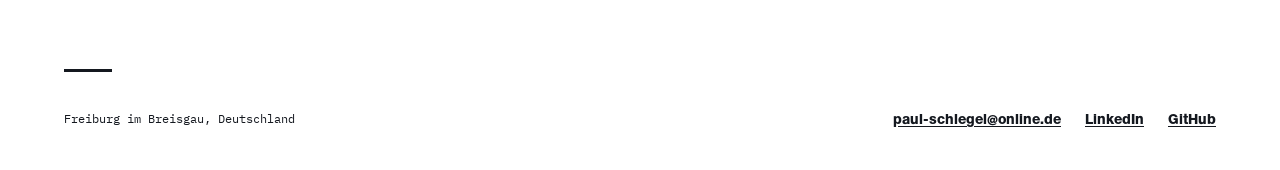
<file: project-bestandsaufstockung-einfamilienhaus.html>
<!DOCTYPE html>
<html lang="de">
<head>
<meta charset="UTF-8">
<meta name="viewport" content="width=device-width, initial-scale=1.0">
<title>Bestandsaufstockung Einfamilienhaus — Paul Schlegel</title>
<meta name="description" content="Aufstockung eines bestehenden Einfamilienhauses — Genehmigungsplanung, Elektroplanung und BIM-Modell bis zur produktionsreifen Übergabe der Holztafel-Bauelemente an den Zimmereibetrieb.">
<link rel="preconnect" href="https://fonts.googleapis.com">
<link rel="preconnect" href="https://fonts.gstatic.com" crossorigin>
<link href="https://fonts.googleapis.com/css2?family=IBM+Plex+Mono:wght@400;500&display=swap" rel="stylesheet">
<link rel="stylesheet" href="assets/css/style.css">
</head>
<body data-page="projects">

<div data-include="header"></div>

<main>
  <section class="section" style="padding-bottom: var(--space-3);">
    <div class="container">
      <a class="breadcrumb" href="projects.html" data-de="← Alle Projekte" data-en="← All projects">← Alle Projekte</a>
      <h1 data-de="Bestandsaufstockung Einfamilienhaus" data-en="Single-Family House Upper-Floor Addition">Bestandsaufstockung Einfamilienhaus</h1>
      <div class="tags"><a class="tag tag-bim" href="projects.html?tag=bim">BIM</a><a class="tag tag-bim" href="projects.html?tag=genehmigungsplanung">Genehmigungsplanung</a><a class="tag tag-bim" href="projects.html?tag=elektroplanung">Elektroplanung</a><a class="tag tag-bim" href="projects.html?tag=holzbau">Holzbau</a><a class="tag tag-collab" href="projects.html?tag=team">Team</a></div>
    </div>
  </section>

  <section class="section">
    <div class="container detail-layout">
      <div>
        <p class="max-w-prose" data-de="Aufstockung eines bestehenden Einfamilienhauses — von der Genehmigungsplanung über die Elektroplanung bis zur produktionsreifen Übergabe der Holztafel-Bauelemente an den ausführenden Zimmereibetrieb." data-en="Adding an upper floor to an existing single-family house — from permit planning through electrical design to handing production-ready timber-frame panel elements over to the executing carpentry company.">Aufstockung eines bestehenden Einfamilienhauses — von der Genehmigungsplanung über die Elektroplanung bis zur produktionsreifen Übergabe der Holztafel-Bauelemente an den ausführenden Zimmereibetrieb.</p>
        <p class="max-w-prose" data-de="Ein im Team des Architekturbüros Schwär Architektur bearbeitetes Projekt: Sämtliche Planungsschritte bis zu dem Punkt, an dem der Zimmermann die fertigen Holztafelelemente produziert, wurden von Paul übernommen — nicht nur ein 2D-Grundriss, sondern ein vollständiges BIM-Modell mit allen zugehörigen Bauteilen, das systematisch an das ausführende Bauunternehmen weitergegeben wurde." data-en="A project handled within the team at the architecture office Schwär Architektur: every planning step up to the point where the carpenter manufactures the finished panel elements was Paul's — not just a 2D floor plan, but a complete BIM model with all associated building components, systematically handed over to the executing construction company.">Ein im Team des Architekturbüros Schwär Architektur bearbeitetes Projekt: Sämtliche Planungsschritte bis zu dem Punkt, an dem der Zimmermann die fertigen Holztafelelemente produziert, wurden von Paul übernommen — nicht nur ein 2D-Grundriss, sondern ein vollständiges BIM-Modell mit allen zugehörigen Bauteilen, das systematisch an das ausführende Bauunternehmen weitergegeben wurde.</p>
        <p class="max-w-prose" data-de="Neben der Genehmigungsplanung umfasste die Leistung auch die Elektroplanung sowie die Aufbereitung der einzelnen Holztafel-Bauelemente aus dem Modell — als durchgängige digitale Grundlage für die anschließende Vorfertigung beim Zimmereibetrieb." data-en="Alongside permit planning, the scope also included electrical design and preparing the individual timber-frame panel elements from the model — a continuous digital foundation for the subsequent prefabrication at the carpentry firm.">Neben der Genehmigungsplanung umfasste die Leistung auch die Elektroplanung sowie die Aufbereitung der einzelnen Holztafel-Bauelemente aus dem Modell — als durchgängige digitale Grundlage für die anschließende Vorfertigung beim Zimmereibetrieb.</p>
      </div>
    </div>
  </section>

  <section class="section">
    <div class="container">
      <div class="gallery">
        <div class="gallery-stage">
          <figure class="gallery-slide">
            <div class="slide-media">
              <div class="slide-image">
                <img src="assets/img/gallery/bestandsaufstockung-einfamilienhaus/01-bestandsaufstockung-strassenansicht-carport.jpg" alt="Bestandsaufstockung Einfamilienhaus — BIM-Visualisierung, Straßenansicht mit Carport">
              </div>
              <figcaption class="slide-caption" data-de="Straßenansicht mit Carport" data-en="Street view with carport">Straßenansicht mit Carport</figcaption>
            </div>
          </figure>
          <figure class="gallery-slide">
            <div class="slide-media">
              <div class="slide-image">
                <img src="assets/img/gallery/bestandsaufstockung-einfamilienhaus/02-bestandsaufstockung-luftperspektive.jpg" alt="Bestandsaufstockung Einfamilienhaus — BIM-Visualisierung, Luftperspektive">
              </div>
              <figcaption class="slide-caption" data-de="Luftperspektive" data-en="Aerial perspective">Luftperspektive</figcaption>
            </div>
          </figure>
          <figure class="gallery-slide">
            <div class="slide-media">
              <div class="slide-image">
                <img src="assets/img/gallery/bestandsaufstockung-einfamilienhaus/03-bestandsaufstockung-gartenansicht-terrasse.jpg" alt="Bestandsaufstockung Einfamilienhaus — BIM-Visualisierung, Gartenansicht mit Terrasse">
              </div>
              <figcaption class="slide-caption" data-de="Gartenansicht mit Terrasse" data-en="Garden view with terrace">Gartenansicht mit Terrasse</figcaption>
            </div>
          </figure>
          <figure class="gallery-slide">
            <div class="slide-media">
              <div class="slide-image">
                <img src="assets/img/gallery/bestandsaufstockung-einfamilienhaus/04-bestandsaufstockung-seitenansicht-giebel.jpg" alt="Bestandsaufstockung Einfamilienhaus — BIM-Visualisierung, Seitenansicht Giebel">
              </div>
              <figcaption class="slide-caption" data-de="Seitenansicht, Giebel" data-en="Side view, gable end">Seitenansicht, Giebel</figcaption>
            </div>
          </figure>
          <figure class="gallery-slide">
            <div class="slide-media">
              <div class="slide-image">
                <img src="assets/img/gallery/bestandsaufstockung-einfamilienhaus/05-bestandsaufstockung-frontansicht-giebel.jpg" alt="Bestandsaufstockung Einfamilienhaus — BIM-Visualisierung, Frontansicht Giebel">
              </div>
              <figcaption class="slide-caption" data-de="Frontansicht, Giebel" data-en="Front view, gable end">Frontansicht, Giebel</figcaption>
            </div>
          </figure>
        </div>
        <button type="button" class="gallery-nav gallery-prev" aria-label="Zurück">
          <svg viewBox="0 0 32 32" fill="none" stroke="currentColor" stroke-width="1.5" stroke-linecap="round" stroke-linejoin="round"><path d="M20 8 L12 16 L20 24"/></svg>
        </button>
        <button type="button" class="gallery-nav gallery-next" aria-label="Weiter">
          <svg viewBox="0 0 32 32" fill="none" stroke="currentColor" stroke-width="1.5" stroke-linecap="round" stroke-linejoin="round"><path d="M12 8 L20 16 L12 24"/></svg>
        </button>
      </div>
    </div>
  </section>
</main>

<div data-include="footer"></div>

<script src="assets/js/main.js"></script>
</body>
</html>
</file>
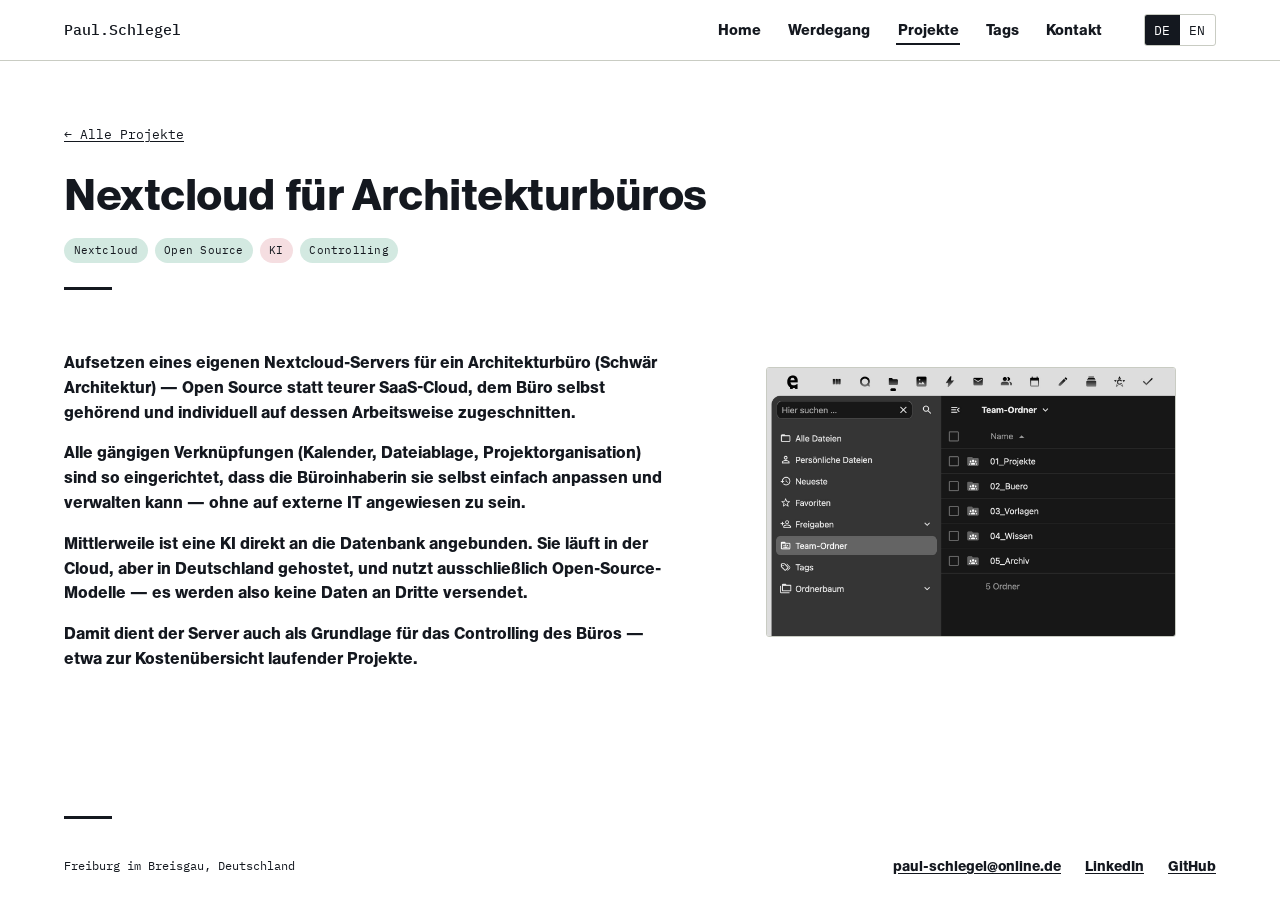
<file: project-nextcloud-architekturbuero.html>
<!DOCTYPE html>
<html lang="de">
<head>
<meta charset="UTF-8">
<meta name="viewport" content="width=device-width, initial-scale=1.0">
<title>Nextcloud für Architekturbüros — Paul Schlegel</title>
<meta name="description" content="Self-hosted Nextcloud server set up for an architecture office, tailored to its workflows, with a German-hosted, open-source AI integration.">
<link rel="preconnect" href="https://fonts.googleapis.com">
<link rel="preconnect" href="https://fonts.gstatic.com" crossorigin>
<link href="https://fonts.googleapis.com/css2?family=IBM+Plex+Mono:wght@400;500&display=swap" rel="stylesheet">
<link rel="stylesheet" href="assets/css/style.css">
</head>
<body data-page="projects">

<div data-include="header"></div>

<main>
  <section class="section" style="padding-bottom: var(--space-3);">
    <div class="container">
      <a class="breadcrumb" href="projects.html" data-de="← Alle Projekte" data-en="← All projects">← Alle Projekte</a>
      <h1 data-de="Nextcloud für Architekturbüros" data-en="Nextcloud for Architecture Firms">Nextcloud für Architekturbüros</h1>
      <div class="tags"><a class="tag tag-software" href="projects.html?tag=nextcloud">Nextcloud</a><a class="tag tag-software" href="projects.html?tag=open-source">Open Source</a><a class="tag tag-ai" href="projects.html?tag=ki">KI</a><a class="tag tag-software" href="projects.html?tag=controlling">Controlling</a></div>
    </div>
  </section>

  <section class="section">
    <div class="container detail-layout has-image">
      <div class="detail-text">
        <p class="max-w-prose" data-de="Aufsetzen eines eigenen Nextcloud-Servers für ein Architekturbüro (Schwär Architektur) — Open Source statt teurer SaaS-Cloud, dem Büro selbst gehörend und individuell auf dessen Arbeitsweise zugeschnitten." data-en="Setting up a self-hosted Nextcloud server for an architecture office (Schwär Architektur) — open source instead of an expensive SaaS cloud, owned by the office itself and tailored to its own workflows.">Aufsetzen eines eigenen Nextcloud-Servers für ein Architekturbüro (Schwär Architektur) — Open Source statt teurer SaaS-Cloud, dem Büro selbst gehörend und individuell auf dessen Arbeitsweise zugeschnitten.</p>
        <p class="max-w-prose" data-de="Alle gängigen Verknüpfungen (Kalender, Dateiablage, Projektorganisation) sind so eingerichtet, dass die Büroinhaberin sie selbst einfach anpassen und verwalten kann — ohne auf externe IT angewiesen zu sein." data-en="All the common integrations (calendar, file storage, project organization) are set up so the office owner can easily adjust and manage them herself — without depending on external IT.">Alle gängigen Verknüpfungen (Kalender, Dateiablage, Projektorganisation) sind so eingerichtet, dass die Büroinhaberin sie selbst einfach anpassen und verwalten kann — ohne auf externe IT angewiesen zu sein.</p>
        <p class="max-w-prose" data-de="Mittlerweile ist eine KI direkt an die Datenbank angebunden. Sie läuft in der Cloud, aber in Deutschland gehostet, und nutzt ausschließlich Open-Source-Modelle — es werden also keine Daten an Dritte versendet." data-en="An AI is now connected directly to the database. It runs in the cloud, but hosted in Germany, and uses only open-source models — so no data is sent to third parties.">Mittlerweile ist eine KI direkt an die Datenbank angebunden. Sie läuft in der Cloud, aber in Deutschland gehostet, und nutzt ausschließlich Open-Source-Modelle — es werden also keine Daten an Dritte versendet.</p>
        <p class="max-w-prose" data-de="Damit dient der Server auch als Grundlage für das Controlling des Büros — etwa zur Kostenübersicht laufender Projekte." data-en="This also makes the server the foundation for the office's controlling — such as tracking costs across ongoing projects.">Damit dient der Server auch als Grundlage für das Controlling des Büros — etwa zur Kostenübersicht laufender Projekte.</p>
      </div>
      <figure class="detail-image">
        <img src="assets/img/gallery/nextcloud-architekturbuero/nextcloud-team-ordner.jpg" alt="Nextcloud Team-Ordner-Struktur des Architekturbüros" loading="lazy">
      </figure>
    </div>
  </section>
</main>

<div data-include="footer"></div>

<script src="assets/js/main.js"></script>
</body>
</html>
</file>
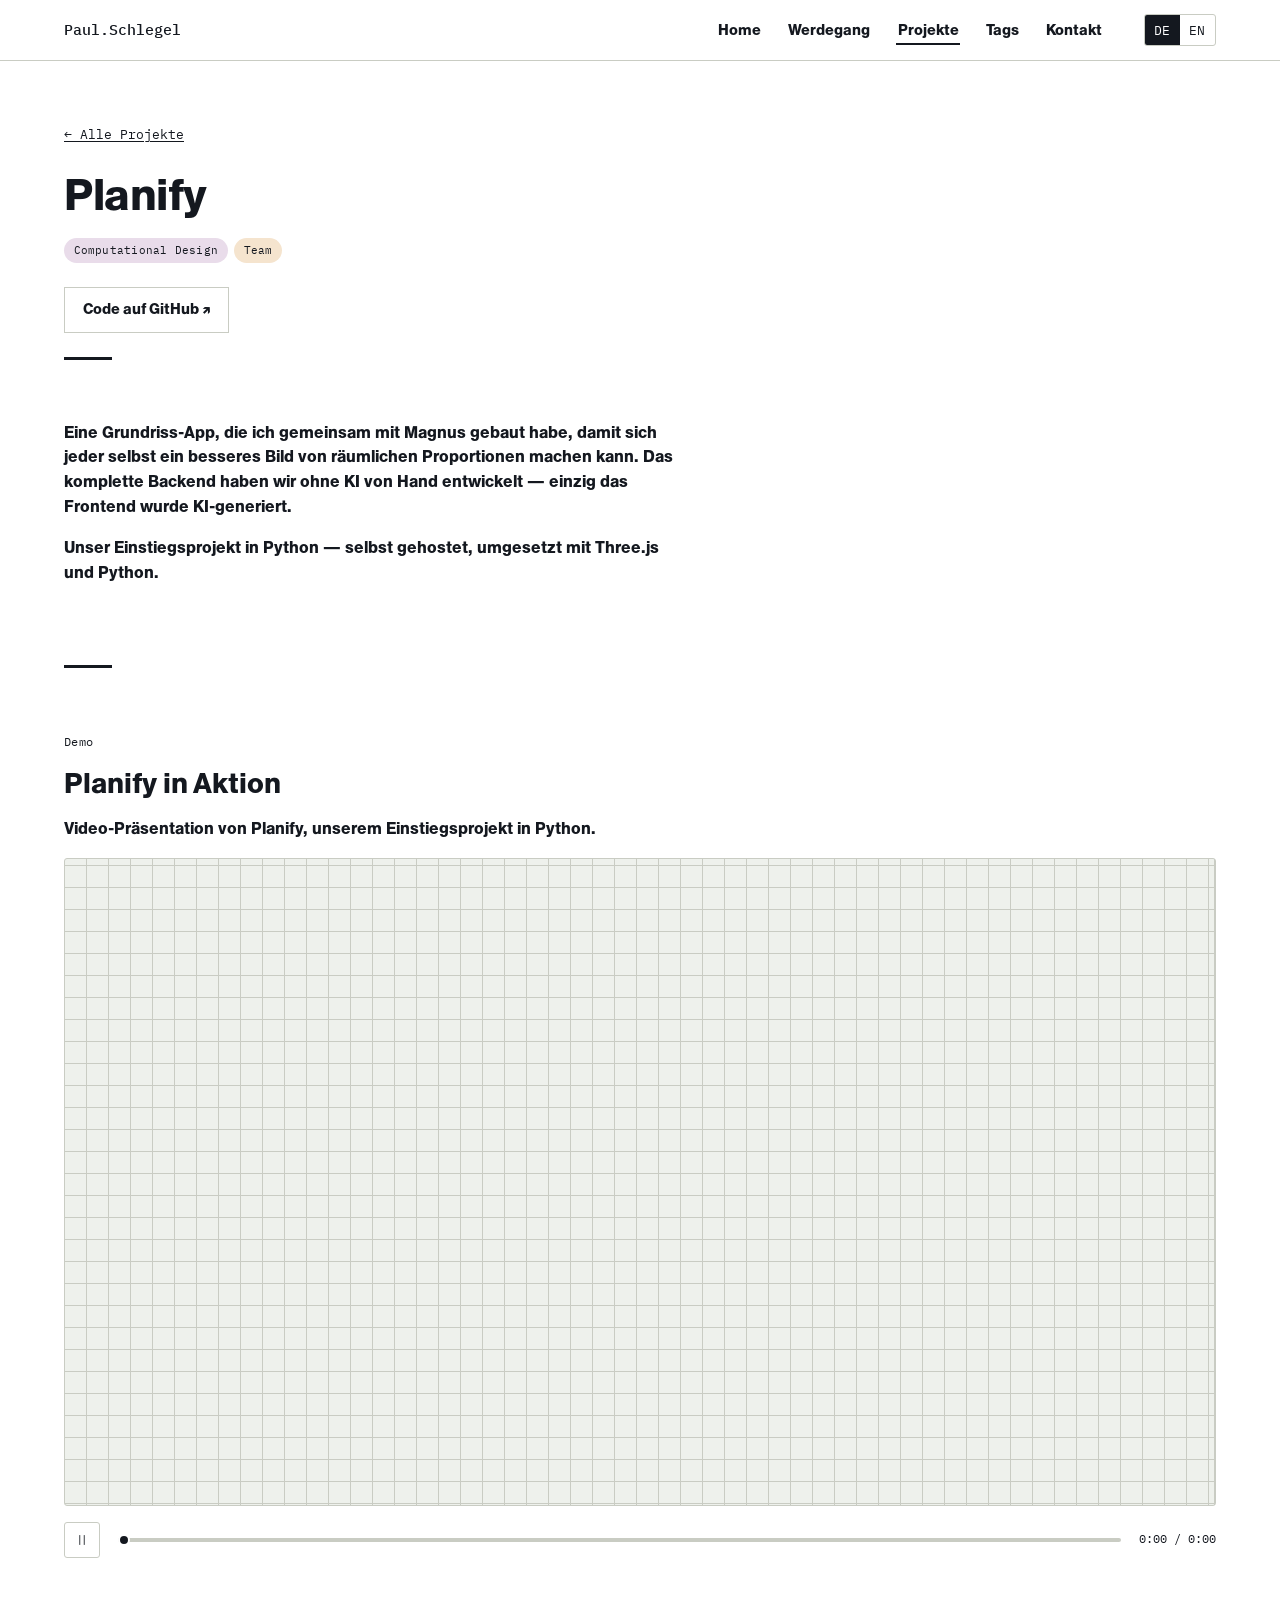
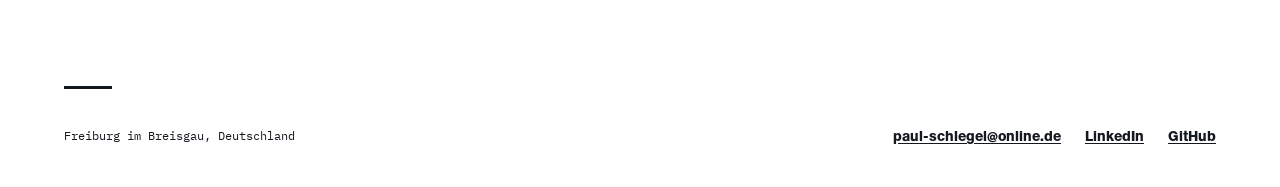
<file: project-planify.html>
<!DOCTYPE html>
<html lang="de">
<head>
<meta charset="UTF-8">
<meta name="viewport" content="width=device-width, initial-scale=1.0">
<title>Planify — Paul Schlegel</title>
<meta name="description" content="Planify — a floorplan app built with Magnus for visualizing spatial proportions, built with Python and Three.js.">
<link rel="preconnect" href="https://fonts.googleapis.com">
<link rel="preconnect" href="https://fonts.gstatic.com" crossorigin>
<link href="https://fonts.googleapis.com/css2?family=IBM+Plex+Mono:wght@400;500&display=swap" rel="stylesheet">
<link rel="stylesheet" href="assets/css/style.css">
</head>
<body data-page="projects">

<div data-include="header"></div>

<main>
  <section class="section" style="padding-bottom: var(--space-3);">
    <div class="container">
      <a class="breadcrumb" href="projects.html" data-de="← Alle Projekte" data-en="← All projects">← Alle Projekte</a>
      <h1>Planify</h1>
      <div class="tags"><a class="tag tag-design" href="projects.html?tag=computational-design">Computational Design</a><a class="tag tag-collab" href="projects.html?tag=team">Team</a></div>
      <div class="btn-row" style="margin-top: var(--space-3);">
        <a class="btn btn-ghost" href="https://github.com/thegr8paul/planify-" target="_blank" rel="noopener" data-de="Code auf GitHub ↗" data-en="Code on GitHub ↗">Code auf GitHub ↗</a>
      </div>
    </div>
  </section>

  <section class="section">
    <div class="container detail-layout">
      <div>
        <p class="max-w-prose" data-de="Eine Grundriss-App, die ich gemeinsam mit Magnus gebaut habe, damit sich jeder selbst ein besseres Bild von räumlichen Proportionen machen kann. Das komplette Backend haben wir ohne KI von Hand entwickelt — einzig das Frontend wurde KI-generiert." data-en="A floorplan app Magnus and I built so that anyone can better visualize spatial proportions themselves. The entire backend was hand-built without AI — only the frontend was AI-generated.">Eine Grundriss-App, die ich gemeinsam mit Magnus gebaut habe, damit sich jeder selbst ein besseres Bild von räumlichen Proportionen machen kann. Das komplette Backend haben wir ohne KI von Hand entwickelt — einzig das Frontend wurde KI-generiert.</p>
        <p class="max-w-prose" data-de="Unser Einstiegsprojekt in Python — selbst gehostet, umgesetzt mit Three.js und Python." data-en="Our entry project into Python — self-hosted, built with Three.js and Python.">Unser Einstiegsprojekt in Python — selbst gehostet, umgesetzt mit Three.js und Python.</p>
      </div>
    </div>
  </section>

  <section class="section">
    <div class="container">
      <span class="label" data-de="Demo" data-en="Demo">Demo</span>
      <h2 data-de="Planify in Aktion" data-en="Planify in action">Planify in Aktion</h2>
      <p class="max-w-prose" data-de="Video-Präsentation von Planify, unserem Einstiegsprojekt in Python." data-en="Video presentation of Planify, our entry project into Python.">Video-Präsentation von Planify, unserem Einstiegsprojekt in Python.</p>
      <div class="video-block">
        <div class="video-frame">
          <video src="assets/video/floorplan-generator-demo.mp4" autoplay muted loop playsinline></video>
        </div>
        <div class="video-bar">
          <button type="button" class="video-btn video-toggle is-playing" aria-label="Video abspielen/pausieren">
            <svg class="icon-play" viewBox="0 0 32 32" fill="none" stroke="currentColor" stroke-width="1.5" stroke-linecap="round" stroke-linejoin="round"><path d="M11 8 L24 16 L11 24 Z"/></svg>
            <svg class="icon-pause" viewBox="0 0 32 32" fill="none" stroke="currentColor" stroke-width="1.5" stroke-linecap="round" stroke-linejoin="round"><line x1="12" y1="8" x2="12" y2="24"/><line x1="20" y1="8" x2="20" y2="24"/></svg>
          </button>
          <input type="range" class="video-seek" min="0" max="100" value="0" step="0.1" aria-label="Videofortschritt">
          <span class="video-time">0:00 / 0:00</span>
        </div>
      </div>
    </div>
  </section>
</main>

<div data-include="footer"></div>

<script src="assets/js/main.js"></script>
</body>
</html>
</file>
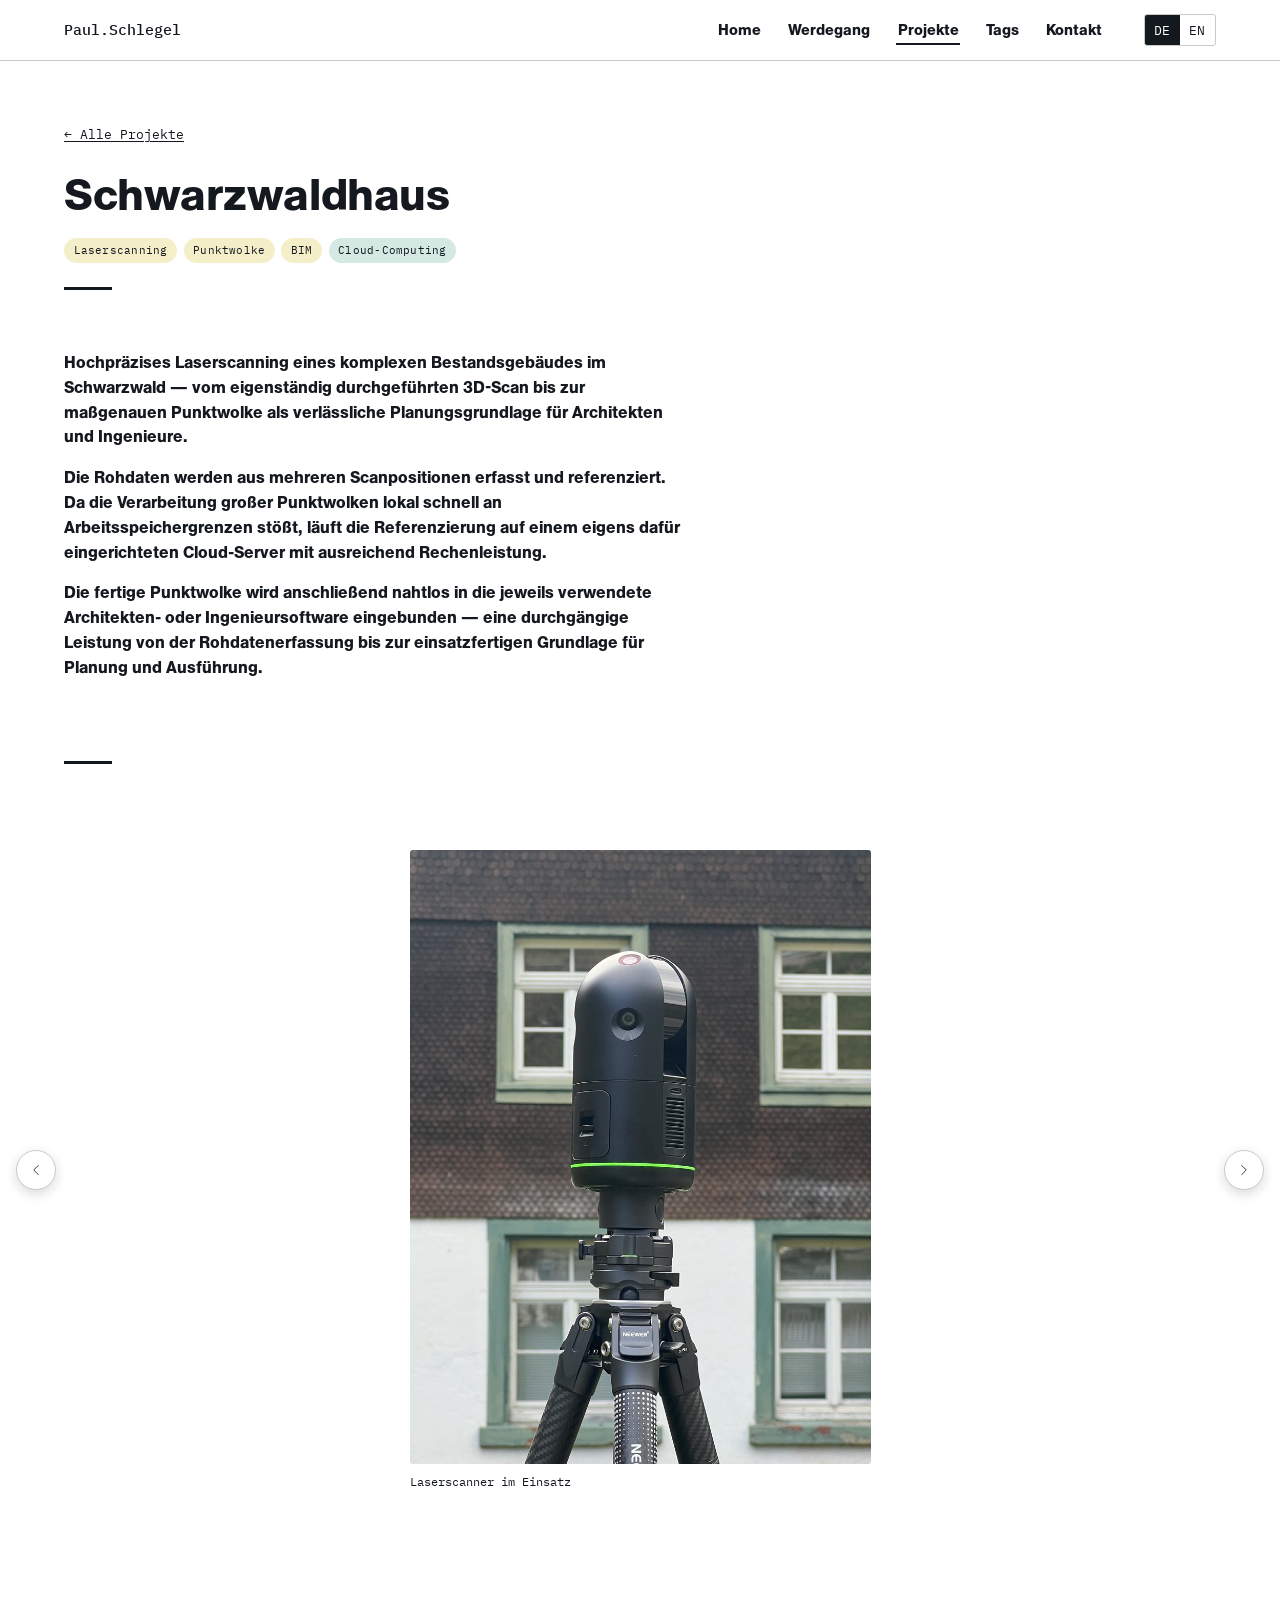
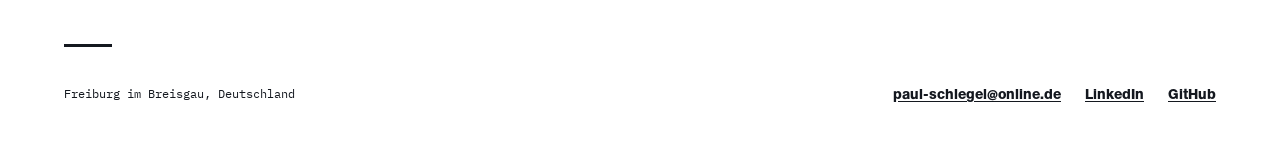
<file: project-schwarzwaldhaus.html>
<!DOCTYPE html>
<html lang="de">
<head>
<meta charset="UTF-8">
<meta name="viewport" content="width=device-width, initial-scale=1.0">
<title>Schwarzwaldhaus — Paul Schlegel</title>
<meta name="description" content="Hochpräzises Laserscanning eines komplexen Bestandsgebäudes — von der Rohdatenerfassung über die Cloud-Referenzierung bis zur maßgenauen Punktwolke für Architekten und Ingenieure.">
<link rel="preconnect" href="https://fonts.googleapis.com">
<link rel="preconnect" href="https://fonts.gstatic.com" crossorigin>
<link href="https://fonts.googleapis.com/css2?family=IBM+Plex+Mono:wght@400;500&display=swap" rel="stylesheet">
<link rel="stylesheet" href="assets/css/style.css">
</head>
<body data-page="projects">

<div data-include="header"></div>

<main>
  <section class="section" style="padding-bottom: var(--space-3);">
    <div class="container">
      <a class="breadcrumb" href="projects.html" data-de="← Alle Projekte" data-en="← All projects">← Alle Projekte</a>
      <h1>Schwarzwaldhaus</h1>
      <div class="tags"><a class="tag tag-bim" href="projects.html?tag=laserscanning">Laserscanning</a><a class="tag tag-bim" href="projects.html?tag=punktwolke">Punktwolke</a><a class="tag tag-bim" href="projects.html?tag=bim">BIM</a><a class="tag tag-software" href="projects.html?tag=cloud-computing">Cloud-Computing</a></div>
    </div>
  </section>

  <section class="section">
    <div class="container detail-layout">
      <div>
        <p class="max-w-prose" data-de="Hochpräzises Laserscanning eines komplexen Bestandsgebäudes im Schwarzwald — vom eigenständig durchgeführten 3D-Scan bis zur maßgenauen Punktwolke als verlässliche Planungsgrundlage für Architekten und Ingenieure." data-en="High-precision laser scanning of a complex existing building in the Black Forest — from an independently conducted 3D scan to a dimensionally accurate point cloud used as a reliable planning basis for architects and engineers.">Hochpräzises Laserscanning eines komplexen Bestandsgebäudes im Schwarzwald — vom eigenständig durchgeführten 3D-Scan bis zur maßgenauen Punktwolke als verlässliche Planungsgrundlage für Architekten und Ingenieure.</p>
        <p class="max-w-prose" data-de="Die Rohdaten werden aus mehreren Scanpositionen erfasst und referenziert. Da die Verarbeitung großer Punktwolken lokal schnell an Arbeitsspeichergrenzen stößt, läuft die Referenzierung auf einem eigens dafür eingerichteten Cloud-Server mit ausreichend Rechenleistung." data-en="Raw data is captured from multiple scan positions and registered. Because processing large point clouds quickly hits local memory limits, referencing runs on a self-hosted cloud server set up specifically for the compute this requires.">Die Rohdaten werden aus mehreren Scanpositionen erfasst und referenziert. Da die Verarbeitung großer Punktwolken lokal schnell an Arbeitsspeichergrenzen stößt, läuft die Referenzierung auf einem eigens dafür eingerichteten Cloud-Server mit ausreichend Rechenleistung.</p>
        <p class="max-w-prose" data-de="Die fertige Punktwolke wird anschließend nahtlos in die jeweils verwendete Architekten- oder Ingenieursoftware eingebunden — eine durchgängige Leistung von der Rohdatenerfassung bis zur einsatzfertigen Grundlage für Planung und Ausführung." data-en="The finished point cloud is then seamlessly imported into whichever architecture or engineering software is in use — an end-to-end service from raw data capture to a ready-to-use foundation for design and execution.">Die fertige Punktwolke wird anschließend nahtlos in die jeweils verwendete Architekten- oder Ingenieursoftware eingebunden — eine durchgängige Leistung von der Rohdatenerfassung bis zur einsatzfertigen Grundlage für Planung und Ausführung.</p>
      </div>
    </div>
  </section>

  <section class="section">
    <div class="container">
      <div class="gallery">
        <div class="gallery-stage">
          <figure class="gallery-slide">
            <div class="slide-media">
              <div class="slide-image slide-image--portrait">
                <img src="assets/img/gallery/schwarzwaldhaus/01-schwarzwaldhaus-scanner-vor-ort.jpg" alt="Schwarzwaldhaus — Laserscanner im Einsatz vor Ort">
              </div>
              <figcaption class="slide-caption" data-de="Laserscanner im Einsatz" data-en="Laser scanner in use">Laserscanner im Einsatz</figcaption>
            </div>
          </figure>
          <figure class="gallery-slide">
            <div class="slide-media">
              <div class="slide-image slide-image--portrait">
                <img src="assets/img/gallery/schwarzwaldhaus/02-schwarzwaldhaus-scanner-dachstuhl.jpg" alt="Schwarzwaldhaus — Laserscanner im Dachstuhl">
              </div>
              <figcaption class="slide-caption" data-de="Scan im Dachstuhl" data-en="Scanning the roof structure">Scan im Dachstuhl</figcaption>
            </div>
          </figure>
          <figure class="gallery-slide">
            <div class="slide-media">
              <div class="slide-image slide-image--portrait" style="background-color: #FFFFFF;">
                <img src="assets/img/gallery/schwarzwaldhaus/03-schwarzwaldhaus-punktwolke-aussenansicht.jpg" alt="Schwarzwaldhaus — Punktwolke, Außenansicht" style="object-fit: contain;">
              </div>
              <figcaption class="slide-caption" data-de="Punktwolke — Außenansicht" data-en="Point cloud — exterior view">Punktwolke — Außenansicht</figcaption>
            </div>
          </figure>
          <figure class="gallery-slide">
            <div class="slide-media">
              <div class="slide-image slide-image--portrait" style="background-color: #FFFFFF;">
                <img src="assets/img/gallery/schwarzwaldhaus/04-schwarzwaldhaus-punktwolke-frontalansicht.jpg" alt="Schwarzwaldhaus — Punktwolke, Frontalansicht" style="object-fit: contain;">
              </div>
              <figcaption class="slide-caption" data-de="Punktwolke — Frontalansicht" data-en="Point cloud — front elevation">Punktwolke — Frontalansicht</figcaption>
            </div>
          </figure>
          <figure class="gallery-slide">
            <div class="slide-media">
              <div class="slide-image slide-image--portrait" style="background-color: #FFFFFF;">
                <img src="assets/img/gallery/schwarzwaldhaus/05-schwarzwaldhaus-punktwolke-eingang.jpg" alt="Schwarzwaldhaus — Punktwolke, Eingangsbereich" style="object-fit: contain;">
              </div>
              <figcaption class="slide-caption" data-de="Punktwolke — Eingangsbereich" data-en="Point cloud — entrance area">Punktwolke — Eingangsbereich</figcaption>
            </div>
          </figure>
          <figure class="gallery-slide">
            <div class="slide-media">
              <div class="slide-image slide-image--portrait" style="background-color: #FFFFFF;">
                <img src="assets/img/gallery/schwarzwaldhaus/06-schwarzwaldhaus-punktwolke-giebelseite.jpg" alt="Schwarzwaldhaus — Punktwolke, Giebelseite" style="object-fit: contain;">
              </div>
              <figcaption class="slide-caption" data-de="Punktwolke — Giebelseite" data-en="Point cloud — gable end">Punktwolke — Giebelseite</figcaption>
            </div>
          </figure>
          <figure class="gallery-slide">
            <div class="slide-media">
              <div class="slide-image slide-image--portrait" style="background-color: #FFFFFF;">
                <img src="assets/img/gallery/schwarzwaldhaus/07-schwarzwaldhaus-punktwolke-fassadendetail.jpg" alt="Schwarzwaldhaus — Punktwolke, Fassadendetail" style="object-fit: contain;">
              </div>
              <figcaption class="slide-caption" data-de="Punktwolke — Fassadendetail" data-en="Point cloud — facade detail">Punktwolke — Fassadendetail</figcaption>
            </div>
          </figure>
          <figure class="gallery-slide">
            <div class="slide-media">
              <div class="slide-image slide-image--portrait" style="background-color: #FFFFFF;">
                <img src="assets/img/gallery/schwarzwaldhaus/08-schwarzwaldhaus-punktwolke-nahaufnahme.jpg" alt="Schwarzwaldhaus — Punktwolke, Nahaufnahme Fassade" style="object-fit: contain;">
              </div>
              <figcaption class="slide-caption" data-de="Punktwolke — Nahaufnahme" data-en="Point cloud — close-up">Punktwolke — Nahaufnahme</figcaption>
            </div>
          </figure>
        </div>
        <button type="button" class="gallery-nav gallery-prev" aria-label="Zurück">
          <svg viewBox="0 0 32 32" fill="none" stroke="currentColor" stroke-width="1.5" stroke-linecap="round" stroke-linejoin="round"><path d="M20 8 L12 16 L20 24"/></svg>
        </button>
        <button type="button" class="gallery-nav gallery-next" aria-label="Weiter">
          <svg viewBox="0 0 32 32" fill="none" stroke="currentColor" stroke-width="1.5" stroke-linecap="round" stroke-linejoin="round"><path d="M12 8 L20 16 L12 24"/></svg>
        </button>
      </div>
    </div>
  </section>
</main>

<div data-include="footer"></div>

<script src="assets/js/main.js"></script>
</body>
</html>
</file>
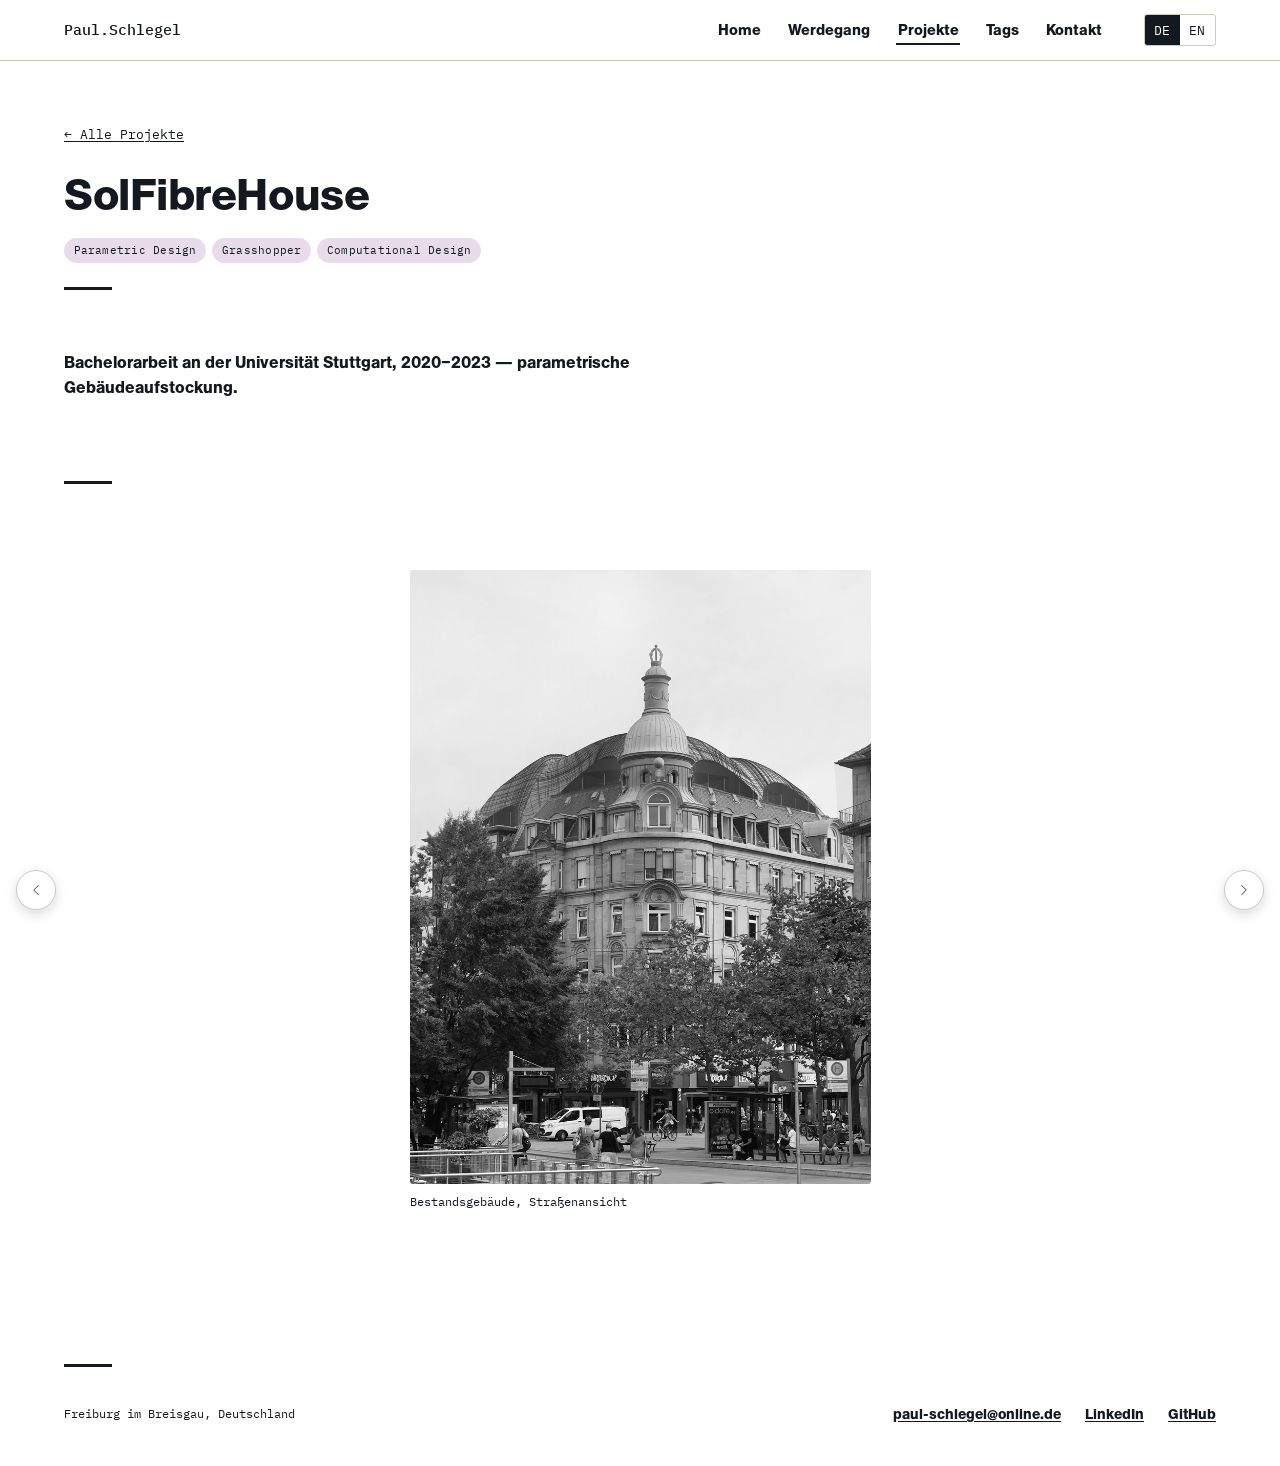
<file: project-solfibrehouse.html>
<!DOCTYPE html>
<html lang="de">
<head>
<meta charset="UTF-8">
<meta name="viewport" content="width=device-width, initial-scale=1.0">
<title>SolFibreHouse — Paul Schlegel</title>
<meta name="description" content="SolFibreHouse — Bachelor's thesis on a parametric building extension.">
<link rel="preconnect" href="https://fonts.googleapis.com">
<link rel="preconnect" href="https://fonts.gstatic.com" crossorigin>
<link href="https://fonts.googleapis.com/css2?family=IBM+Plex+Mono:wght@400;500&display=swap" rel="stylesheet">
<link rel="stylesheet" href="assets/css/style.css">
</head>
<body data-page="projects">

<div data-include="header"></div>

<main>
  <section class="section" style="padding-bottom: var(--space-3);">
    <div class="container">
      <a class="breadcrumb" href="projects.html" data-de="← Alle Projekte" data-en="← All projects">← Alle Projekte</a>
      <h1>SolFibreHouse</h1>
      <div class="tags"><a class="tag tag-design" href="projects.html?tag=parametric-design">Parametric Design</a><a class="tag tag-design" href="projects.html?tag=grasshopper">Grasshopper</a><a class="tag tag-design" href="projects.html?tag=computational-design">Computational Design</a></div>
    </div>
  </section>

  <section class="section">
    <div class="container detail-layout">
      <div>
        <p class="max-w-prose" data-de="Bachelorarbeit an der Universität Stuttgart, 2020–2023 — parametrische Gebäudeaufstockung." data-en="Bachelor's thesis at the University of Stuttgart, 2020–2023 — parametric building extension/addition.">Bachelorarbeit an der Universität Stuttgart, 2020–2023 — parametrische Gebäudeaufstockung.</p>
      </div>
    </div>
  </section>

  <section class="section">
    <div class="container">
      <div class="gallery">
        <div class="gallery-stage">
          <figure class="gallery-slide">
            <div class="slide-media">
              <div class="slide-image slide-image--portrait">
                <img src="assets/img/gallery/solfibrehouse/01-solfibre-bestandsgebaeude-strasse.jpg" alt="SolFibreHouse — Bestandsgebäude, Straßenansicht" style="object-position: center 30%;">
              </div>
              <figcaption class="slide-caption" data-de="Bestandsgebäude, Straßenansicht" data-en="Existing building, street view">Bestandsgebäude, Straßenansicht</figcaption>
            </div>
          </figure>
          <figure class="gallery-slide">
            <div class="slide-media">
              <div class="slide-image" style="background-color: #FFFFFF;">
                <img src="assets/img/gallery/solfibrehouse/02-solfibre-formfindung-haengemodell.jpg" alt="SolFibreHouse — Formfindung: Nähen, Hängeform, Rotation" style="object-fit: contain;">
              </div>
              <figcaption class="slide-caption" data-de="Formfindung: Nähen, Hängeform, Rotation" data-en="Form-finding: stitching, hanging form, rotation">Formfindung: Nähen, Hängeform, Rotation</figcaption>
            </div>
          </figure>
          <figure class="gallery-slide">
            <div class="slide-media">
              <div class="slide-image slide-image--portrait" style="background-color: #FFFFFF;">
                <img src="assets/img/gallery/solfibrehouse/03-solfibre-entwurfsstrategie-diagramme.jpg" alt="SolFibreHouse — Entwurfsstrategie: Trennwand, Erschließung, Balkone, Wandscheiben, Funktionskerne" style="object-fit: contain;">
              </div>
              <figcaption class="slide-caption" data-de="Entwurfsstrategie im Diagramm" data-en="Design strategy diagrams">Entwurfsstrategie im Diagramm</figcaption>
            </div>
          </figure>
          <figure class="gallery-slide">
            <div class="slide-media">
              <div class="slide-image" style="background-color: #FFFFFF;">
                <img src="assets/img/gallery/solfibrehouse/04-solfibre-dachstruktur-netz.jpg" alt="SolFibreHouse — Dachaufsicht, strukturelles Netz" style="object-fit: contain;">
              </div>
              <figcaption class="slide-caption" data-de="Dachstruktur, Aufsicht" data-en="Roof structure, plan view">Dachstruktur, Aufsicht</figcaption>
            </div>
          </figure>
          <figure class="gallery-slide">
            <div class="slide-media">
              <div class="slide-image slide-image--portrait">
                <img src="assets/img/gallery/solfibrehouse/05-solfibre-innenraum-rendering.jpg" alt="SolFibreHouse — Innenraum-Rendering mit Galerieebene">
              </div>
              <figcaption class="slide-caption" data-de="Atmosphäre Innenraum" data-en="Interior atmosphere">Atmosphäre Innenraum</figcaption>
            </div>
          </figure>
          <figure class="gallery-slide">
            <div class="slide-media">
              <div class="slide-image" style="background-color: #FFFFFF;">
                <img src="assets/img/gallery/solfibrehouse/06-solfibre-grundriss-eg.jpg" alt="SolFibreHouse — Grundriss Erdgeschoss" style="object-fit: contain;">
              </div>
              <figcaption class="slide-caption" data-de="Grundriss Erdgeschoss" data-en="Ground floor plan">Grundriss Erdgeschoss</figcaption>
            </div>
          </figure>
          <figure class="gallery-slide">
            <div class="slide-media">
              <div class="slide-image" style="background-color: #FFFFFF;">
                <img src="assets/img/gallery/solfibrehouse/07-solfibre-grundriss-og.jpg" alt="SolFibreHouse — Grundriss Obergeschoss" style="object-fit: contain;">
              </div>
              <figcaption class="slide-caption" data-de="Grundriss Obergeschoss" data-en="Upper floor plan">Grundriss Obergeschoss</figcaption>
            </div>
          </figure>
          <figure class="gallery-slide">
            <div class="slide-media">
              <div class="slide-image slide-image--portrait" style="background-color: #FFFFFF;">
                <img src="assets/img/gallery/solfibrehouse/08-solfibre-wohnungstypen-uebersicht.jpg" alt="SolFibreHouse — Übersicht der sechs Wohnungstypen, isometrische Schnitte" style="object-fit: contain;">
              </div>
              <figcaption class="slide-caption" data-de="Wohnungstypen im Überblick" data-en="Apartment types overview">Wohnungstypen im Überblick</figcaption>
            </div>
          </figure>
          <figure class="gallery-slide">
            <div class="slide-media">
              <div class="slide-image slide-image--portrait" style="background-color: #FFFFFF;">
                <img src="assets/img/gallery/solfibrehouse/09-solfibre-solaranalyse.jpg" alt="SolFibreHouse — Solaranalyse: direkte Sonnenstunden und einfallende Strahlung" style="object-fit: contain;">
              </div>
              <figcaption class="slide-caption" data-de="Solaranalyse" data-en="Solar analysis">Solaranalyse</figcaption>
            </div>
          </figure>
          <figure class="gallery-slide">
            <div class="slide-media">
              <div class="slide-image" style="background-color: #FFFFFF;">
                <img src="assets/img/gallery/solfibrehouse/10-solfibre-grasshopper-definition.jpg" alt="SolFibreHouse — Grasshopper-Definition der parametrischen Formfindung" style="object-fit: contain;">
              </div>
              <figcaption class="slide-caption" data-de="Parametrische Definition (Grasshopper)" data-en="Parametric definition (Grasshopper)">Parametrische Definition (Grasshopper)</figcaption>
            </div>
          </figure>
        </div>
        <button type="button" class="gallery-nav gallery-prev" aria-label="Zurück">
          <svg viewBox="0 0 32 32" fill="none" stroke="currentColor" stroke-width="1.5" stroke-linecap="round" stroke-linejoin="round"><path d="M20 8 L12 16 L20 24"/></svg>
        </button>
        <button type="button" class="gallery-nav gallery-next" aria-label="Weiter">
          <svg viewBox="0 0 32 32" fill="none" stroke="currentColor" stroke-width="1.5" stroke-linecap="round" stroke-linejoin="round"><path d="M12 8 L20 16 L12 24"/></svg>
        </button>
      </div>
    </div>
  </section>
</main>

<div data-include="footer"></div>

<script src="assets/js/main.js"></script>
</body>
</html>
</file>
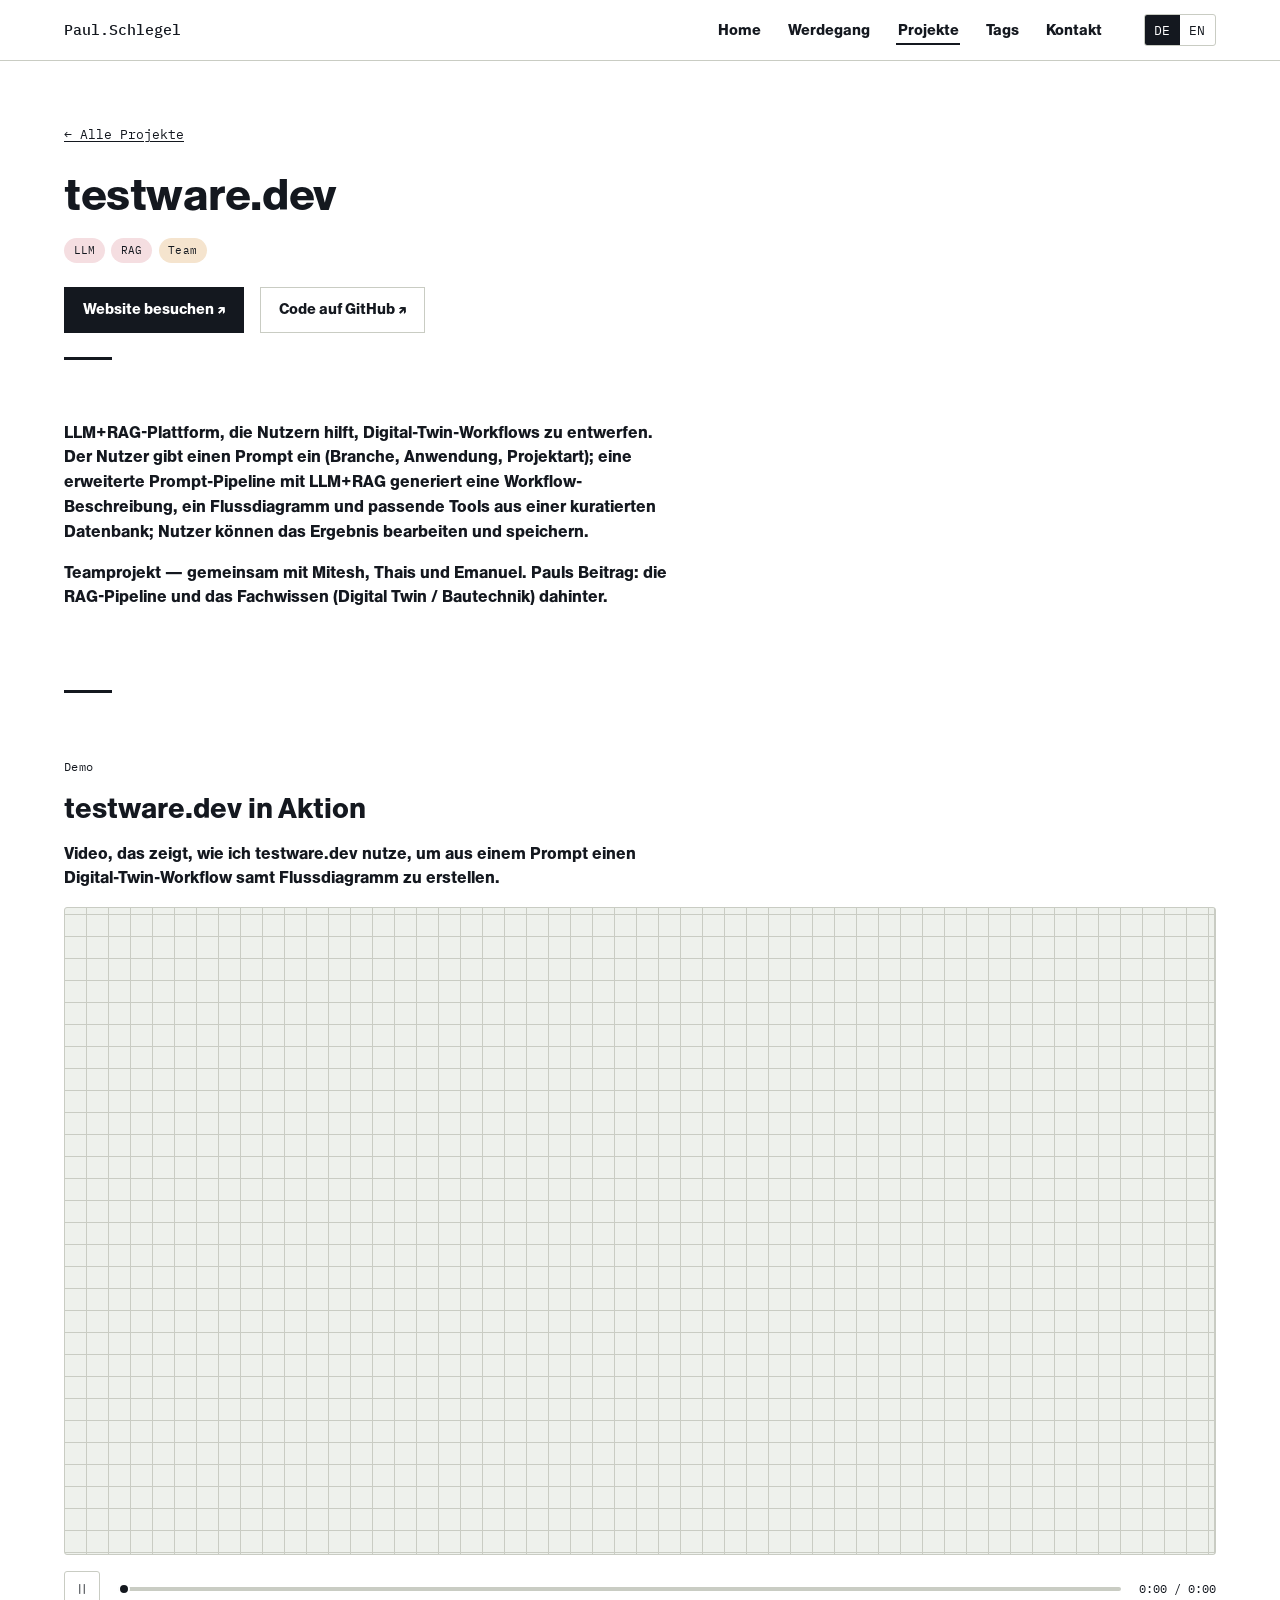
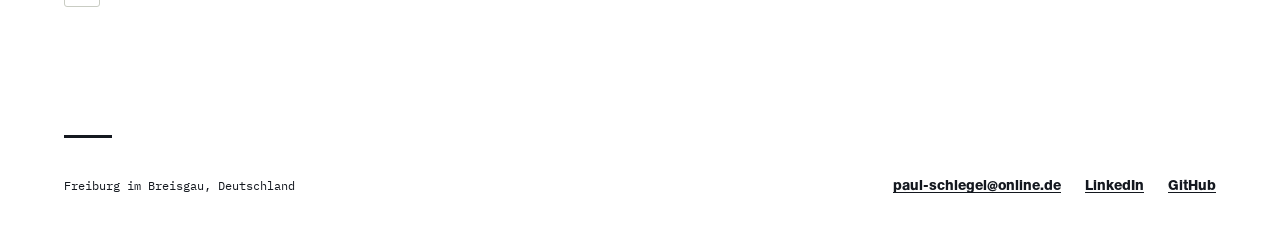
<file: project-testware.html>
<!DOCTYPE html>
<html lang="de">
<head>
<meta charset="UTF-8">
<meta name="viewport" content="width=device-width, initial-scale=1.0">
<title>testware.dev — Paul Schlegel</title>
<meta name="description" content="testware.dev — LLM+RAG platform for designing digital twin workflows.">
<link rel="preconnect" href="https://fonts.googleapis.com">
<link rel="preconnect" href="https://fonts.gstatic.com" crossorigin>
<link href="https://fonts.googleapis.com/css2?family=IBM+Plex+Mono:wght@400;500&display=swap" rel="stylesheet">
<link rel="stylesheet" href="assets/css/style.css">
</head>
<body data-page="projects">

<div data-include="header"></div>

<main>
  <section class="section" style="padding-bottom: var(--space-3);">
    <div class="container">
      <a class="breadcrumb" href="projects.html" data-de="← Alle Projekte" data-en="← All projects">← Alle Projekte</a>
      <h1>testware.dev</h1>
      <div class="tags"><a class="tag tag-ai" href="projects.html?tag=llm">LLM</a><a class="tag tag-ai" href="projects.html?tag=rag">RAG</a><a class="tag tag-collab" href="projects.html?tag=team">Team</a></div>
      <div class="btn-row" style="margin-top: var(--space-3);">
        <a class="btn btn-primary" href="https://testware.dev" target="_blank" rel="noopener" data-de="Website besuchen ↗" data-en="Visit website ↗">Website besuchen ↗</a>
        <a class="btn btn-ghost" href="https://github.com/thegr8paul/testware-frontend" target="_blank" rel="noopener" data-de="Code auf GitHub ↗" data-en="Code on GitHub ↗">Code auf GitHub ↗</a>
      </div>
    </div>
  </section>

  <section class="section">
    <div class="container detail-layout">
      <div>
        <p class="max-w-prose" data-de="LLM+RAG-Plattform, die Nutzern hilft, Digital-Twin-Workflows zu entwerfen. Der Nutzer gibt einen Prompt ein (Branche, Anwendung, Projektart); eine erweiterte Prompt-Pipeline mit LLM+RAG generiert eine Workflow-Beschreibung, ein Flussdiagramm und passende Tools aus einer kuratierten Datenbank; Nutzer können das Ergebnis bearbeiten und speichern." data-en="LLM+RAG platform that helps users design digital twin workflows. User enters a prompt (industry, application, project nature); an enhanced prompt drives an LLM+RAG pipeline that generates a workflow description, a flowchart, and suggested tools from a curated database; users can edit and save the flowchart.">LLM+RAG-Plattform, die Nutzern hilft, Digital-Twin-Workflows zu entwerfen. Der Nutzer gibt einen Prompt ein (Branche, Anwendung, Projektart); eine erweiterte Prompt-Pipeline mit LLM+RAG generiert eine Workflow-Beschreibung, ein Flussdiagramm und passende Tools aus einer kuratierten Datenbank; Nutzer können das Ergebnis bearbeiten und speichern.</p>
        <p class="max-w-prose" data-de="Teamprojekt — gemeinsam mit Mitesh, Thais und Emanuel. Pauls Beitrag: die RAG-Pipeline und das Fachwissen (Digital Twin / Bautechnik) dahinter." data-en="Team project — built together with Mitesh, Thais, and Emanuel. Paul's specific contribution: the RAG pipeline and the domain knowledge (digital twin / construction-tech expertise) behind it.">Teamprojekt — gemeinsam mit Mitesh, Thais und Emanuel. Pauls Beitrag: die RAG-Pipeline und das Fachwissen (Digital Twin / Bautechnik) dahinter.</p>
      </div>
    </div>
  </section>

  <section class="section">
    <div class="container">
      <span class="label" data-de="Demo" data-en="Demo">Demo</span>
      <h2 data-de="testware.dev in Aktion" data-en="testware.dev in action">testware.dev in Aktion</h2>
      <p class="max-w-prose" data-de="Video, das zeigt, wie ich testware.dev nutze, um aus einem Prompt einen Digital-Twin-Workflow samt Flussdiagramm zu erstellen." data-en="Video showing how I use testware.dev to turn a prompt into a digital twin workflow, flowchart included.">Video, das zeigt, wie ich testware.dev nutze, um aus einem Prompt einen Digital-Twin-Workflow samt Flussdiagramm zu erstellen.</p>
      <div class="video-block">
        <div class="video-frame">
          <video src="assets/video/testware-demo.mp4" autoplay muted loop playsinline></video>
        </div>
        <div class="video-bar">
          <button type="button" class="video-btn video-toggle is-playing" aria-label="Video abspielen/pausieren">
            <svg class="icon-play" viewBox="0 0 32 32" fill="none" stroke="currentColor" stroke-width="1.5" stroke-linecap="round" stroke-linejoin="round"><path d="M11 8 L24 16 L11 24 Z"/></svg>
            <svg class="icon-pause" viewBox="0 0 32 32" fill="none" stroke="currentColor" stroke-width="1.5" stroke-linecap="round" stroke-linejoin="round"><line x1="12" y1="8" x2="12" y2="24"/><line x1="20" y1="8" x2="20" y2="24"/></svg>
          </button>
          <input type="range" class="video-seek" min="0" max="100" value="0" step="0.1" aria-label="Videofortschritt">
          <span class="video-time">0:00 / 0:00</span>
        </div>
      </div>
    </div>
  </section>
</main>

<div data-include="footer"></div>

<script src="assets/js/main.js"></script>
</body>
</html>
</file>
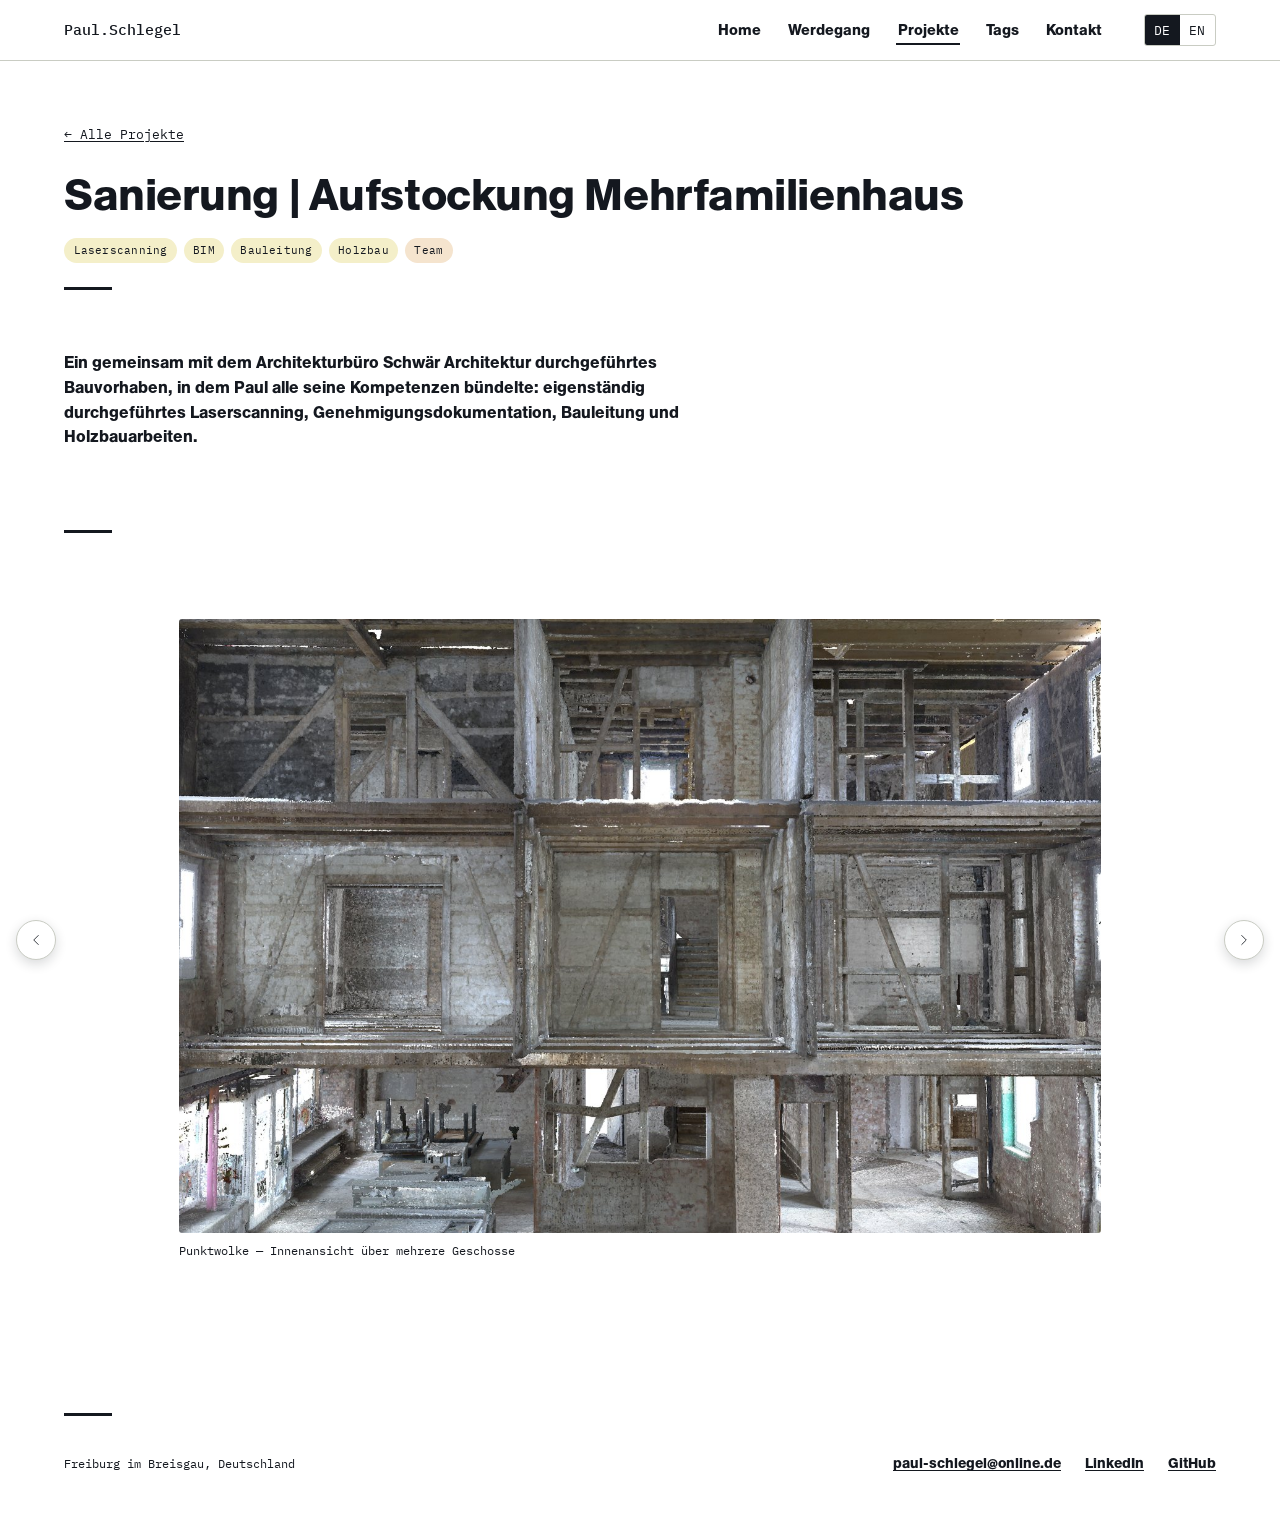
<file: project-wilhelmstrasse-5.html>
<!DOCTYPE html>
<html lang="de">
<head>
<meta charset="UTF-8">
<meta name="viewport" content="width=device-width, initial-scale=1.0">
<title>Sanierung | Aufstockung Mehrfamilienhaus — Paul Schlegel</title>
<meta name="description" content="Sanierung | Aufstockung Mehrfamilienhaus — laser scanning, permitting, site supervision and timber work.">
<link rel="preconnect" href="https://fonts.googleapis.com">
<link rel="preconnect" href="https://fonts.gstatic.com" crossorigin>
<link href="https://fonts.googleapis.com/css2?family=IBM+Plex+Mono:wght@400;500&display=swap" rel="stylesheet">
<link rel="stylesheet" href="assets/css/style.css">
</head>
<body data-page="projects">

<div data-include="header"></div>

<main>
  <section class="section" style="padding-bottom: var(--space-3);">
    <div class="container">
      <a class="breadcrumb" href="projects.html" data-de="← Alle Projekte" data-en="← All projects">← Alle Projekte</a>
      <h1>Sanierung | Aufstockung Mehrfamilienhaus</h1>
      <div class="tags"><a class="tag tag-bim" href="projects.html?tag=laserscanning">Laserscanning</a><a class="tag tag-bim" href="projects.html?tag=bim">BIM</a><a class="tag tag-bim" href="projects.html?tag=bauleitung">Bauleitung</a><a class="tag tag-bim" href="projects.html?tag=holzbau">Holzbau</a><a class="tag tag-collab" href="projects.html?tag=team">Team</a></div>
    </div>
  </section>

  <section class="section">
    <div class="container detail-layout">
      <div>
        <p class="max-w-prose" data-de="Ein gemeinsam mit dem Architekturbüro Schwär Architektur durchgeführtes Bauvorhaben, in dem Paul alle seine Kompetenzen bündelte: eigenständig durchgeführtes Laserscanning, Genehmigungsdokumentation, Bauleitung und Holzbauarbeiten." data-en="A construction project run together with the architecture office Schwär Architektur where Paul combined everything he does: laser scanning (done independently), permit/approval documentation, construction project management (site supervision), and timber construction work.">Ein gemeinsam mit dem Architekturbüro Schwär Architektur durchgeführtes Bauvorhaben, in dem Paul alle seine Kompetenzen bündelte: eigenständig durchgeführtes Laserscanning, Genehmigungsdokumentation, Bauleitung und Holzbauarbeiten.</p>
      </div>
    </div>
  </section>

  <section class="section">
    <div class="container">
      <div class="gallery">
        <div class="gallery-stage">
          <figure class="gallery-slide">
            <div class="slide-media">
              <div class="slide-image">
                <img src="assets/img/gallery/wilhelmstrasse-5/00-wilhelmstrasse-punktwolke-innenansicht.jpg" alt="Wilhelmstraße 5 — Laserscan-Punktwolke, Innenansicht über mehrere Geschosse">
              </div>
              <figcaption class="slide-caption" data-de="Punktwolke — Innenansicht über mehrere Geschosse" data-en="Point cloud — interior view across floors">Punktwolke — Innenansicht über mehrere Geschosse</figcaption>
            </div>
          </figure>
          <figure class="gallery-slide">
            <div class="slide-media">
              <div class="slide-image slide-image--portrait">
                <img src="assets/img/gallery/wilhelmstrasse-5/02-wilhelmstrasse-render-strasse.jpg" alt="Wilhelmstraße 5 — Fassaden-Rendering von der Straße" style="object-position: center 30%;">
              </div>
              <figcaption class="slide-caption" data-de="Fassaden-Rendering" data-en="Facade rendering">Fassaden-Rendering</figcaption>
            </div>
          </figure>
          <figure class="gallery-slide">
            <div class="slide-media">
              <div class="slide-image">
                <img src="assets/img/gallery/wilhelmstrasse-5/03-wilhelmstrasse-fachwerk-innen.jpg" alt="Wilhelmstraße 5 — Fachwerk im Bestand">
              </div>
              <figcaption class="slide-caption" data-de="Fachwerk im Bestand" data-en="Existing timber framing">Fachwerk im Bestand</figcaption>
            </div>
          </figure>
          <figure class="gallery-slide">
            <div class="slide-media">
              <div class="slide-image">
                <img src="assets/img/gallery/wilhelmstrasse-5/04-wilhelmstrasse-dachstuhl-weit.jpg" alt="Wilhelmstraße 5 — Dachstuhl von innen">
              </div>
              <figcaption class="slide-caption" data-de="Dachstuhl von innen" data-en="Roof structure, interior view">Dachstuhl von innen</figcaption>
            </div>
          </figure>
          <figure class="gallery-slide">
            <div class="slide-media">
              <div class="slide-image slide-image--portrait">
                <img src="assets/img/gallery/wilhelmstrasse-5/05-wilhelmstrasse-dachstuhl-kran.jpg" alt="Wilhelmstraße 5 — Dachstuhl mit Baukran im Hintergrund" style="object-position: center 35%;">
              </div>
              <figcaption class="slide-caption" data-de="Dachstuhl mit Baukran" data-en="Roof structure with crane">Dachstuhl mit Baukran</figcaption>
            </div>
          </figure>
          <figure class="gallery-slide">
            <div class="slide-media">
              <div class="slide-image">
                <img src="assets/img/gallery/wilhelmstrasse-5/06-wilhelmstrasse-fensteroeffnung.jpg" alt="Wilhelmstraße 5 — Blick durch die Fensteröffnung">
              </div>
              <figcaption class="slide-caption" data-de="Blick durch die Fensteröffnung" data-en="View through the window opening">Blick durch die Fensteröffnung</figcaption>
            </div>
          </figure>
          <figure class="gallery-slide">
            <div class="slide-media">
              <div class="slide-image slide-image--portrait">
                <img src="assets/img/gallery/wilhelmstrasse-5/07-wilhelmstrasse-geruest-turm.jpg" alt="Wilhelmstraße 5 — Gerüst mit Kirchturm im Hintergrund" style="object-position: center 40%;">
              </div>
              <figcaption class="slide-caption" data-de="Gerüst mit Kirchturm" data-en="Scaffolding with church spire">Gerüst mit Kirchturm</figcaption>
            </div>
          </figure>
          <figure class="gallery-slide">
            <div class="slide-media">
              <div class="slide-image slide-image--portrait">
                <img src="assets/img/gallery/wilhelmstrasse-5/08-wilhelmstrasse-innenausbau-daemmung.jpg" alt="Wilhelmstraße 5 — Innenausbau mit Holzständerwänden und Dampfbremse">
              </div>
              <figcaption class="slide-caption" data-de="Innenausbau: Ständerwände &amp; Dämmung" data-en="Interior fit-out: stud walls &amp; insulation">Innenausbau: Ständerwände &amp; Dämmung</figcaption>
            </div>
          </figure>
          <figure class="gallery-slide">
            <div class="slide-media">
              <div class="slide-image slide-image--portrait">
                <img src="assets/img/gallery/wilhelmstrasse-5/09-wilhelmstrasse-innenwaende-fenster.jpg" alt="Wilhelmstraße 5 — Blick durch die neuen Innenwände mit Fensteröffnungen">
              </div>
              <figcaption class="slide-caption" data-de="Neue Innenwände mit Fensteröffnungen" data-en="New interior walls with window openings">Neue Innenwände mit Fensteröffnungen</figcaption>
            </div>
          </figure>
          <figure class="gallery-slide">
            <div class="slide-media">
              <div class="slide-image">
                <img src="assets/img/gallery/wilhelmstrasse-5/10-wilhelmstrasse-kostenvergleich-lv.jpg" alt="Wilhelmstraße 5 — Kostenvergleich der Angebote mit 3D-Modell-Viewer">
              </div>
              <figcaption class="slide-caption" data-de="Kostenvergleich &amp; Angebotsprüfung" data-en="Cost comparison &amp; bid review">Kostenvergleich &amp; Angebotsprüfung</figcaption>
            </div>
          </figure>
          <figure class="gallery-slide">
            <div class="slide-media">
              <div class="slide-image">
                <img src="assets/img/gallery/wilhelmstrasse-5/11-wilhelmstrasse-scan-schnitt.jpg" alt="Wilhelmstraße 5 — Laserscan-Punktwolke im Schnitt">
              </div>
              <figcaption class="slide-caption" data-de="Laserscan-Punktwolke (Schnitt)" data-en="Laser scan point cloud (section)">Laserscan-Punktwolke (Schnitt)</figcaption>
            </div>
          </figure>
        </div>
        <button type="button" class="gallery-nav gallery-prev" aria-label="Zurück">
          <svg viewBox="0 0 32 32" fill="none" stroke="currentColor" stroke-width="1.5" stroke-linecap="round" stroke-linejoin="round"><path d="M20 8 L12 16 L20 24"/></svg>
        </button>
        <button type="button" class="gallery-nav gallery-next" aria-label="Weiter">
          <svg viewBox="0 0 32 32" fill="none" stroke="currentColor" stroke-width="1.5" stroke-linecap="round" stroke-linejoin="round"><path d="M12 8 L20 16 L12 24"/></svg>
        </button>
      </div>
    </div>
  </section>
</main>

<div data-include="footer"></div>

<script src="assets/js/main.js"></script>
</body>
</html>
</file>
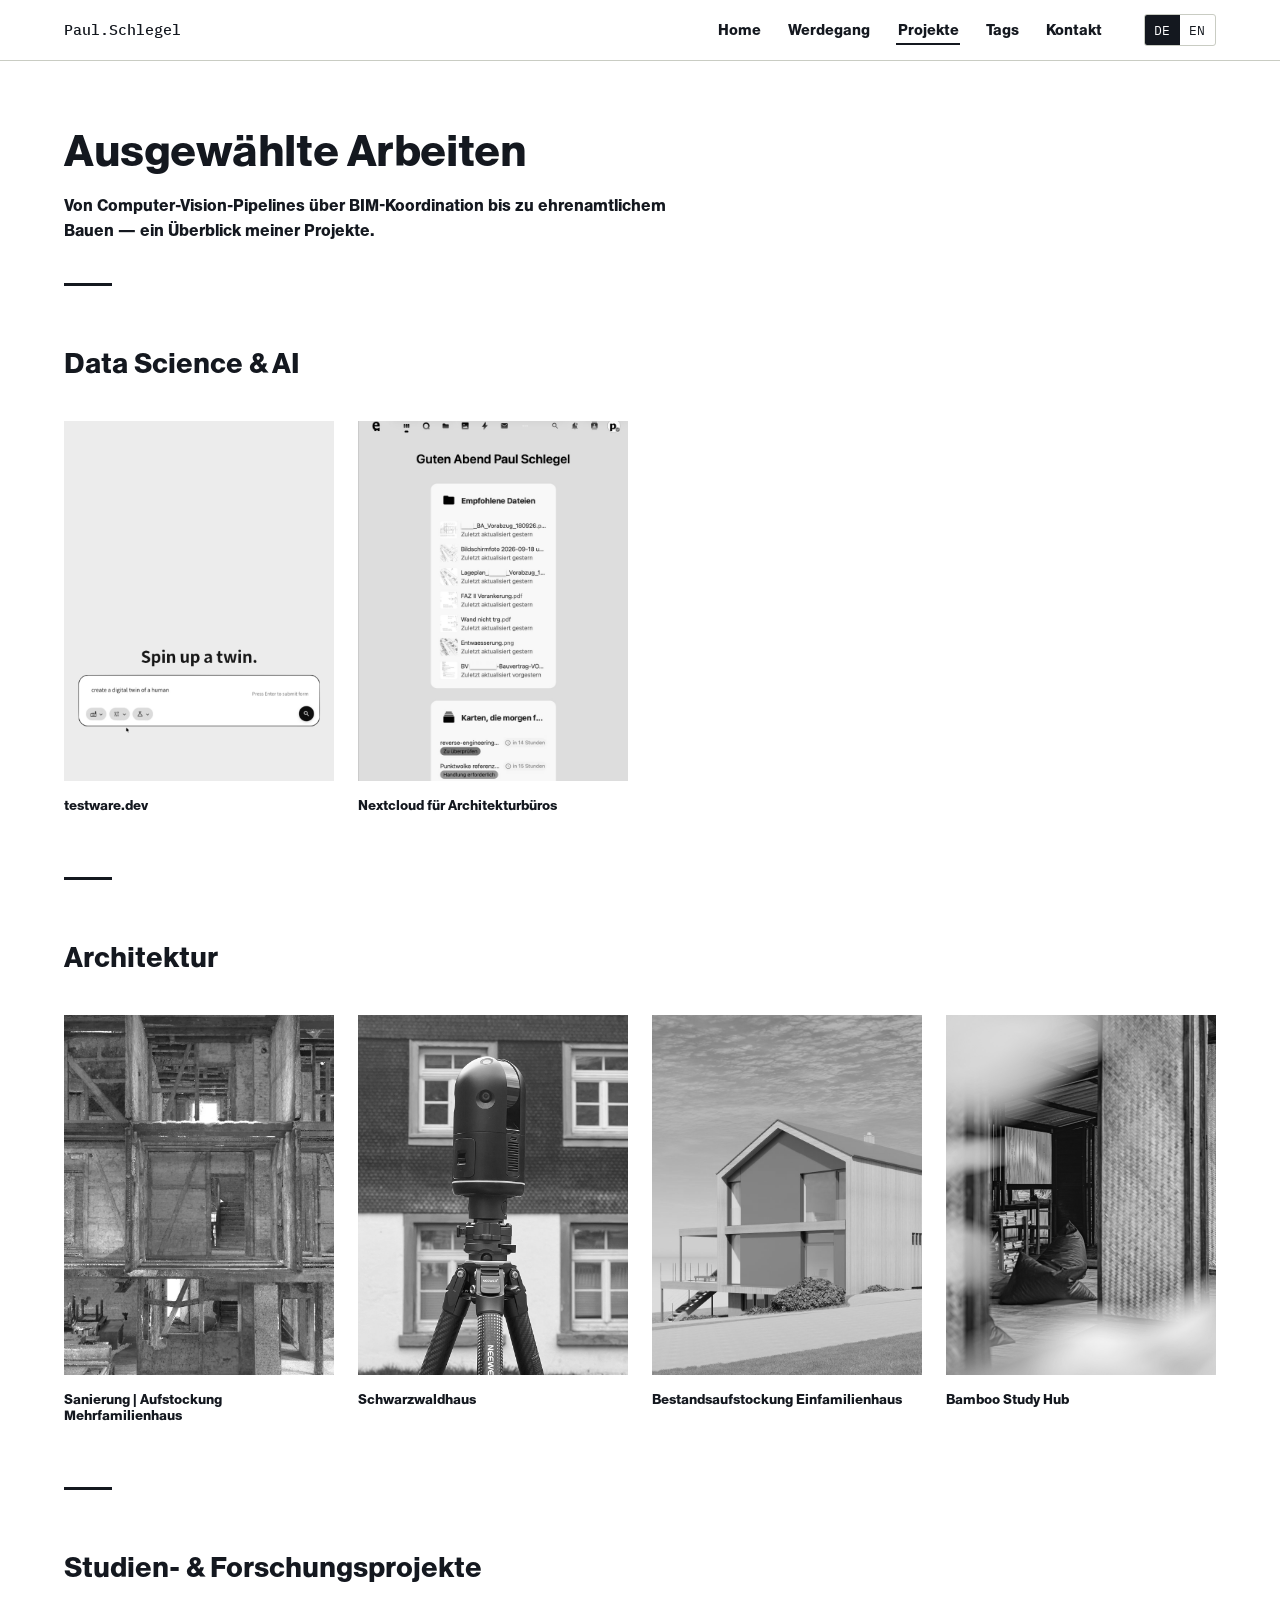
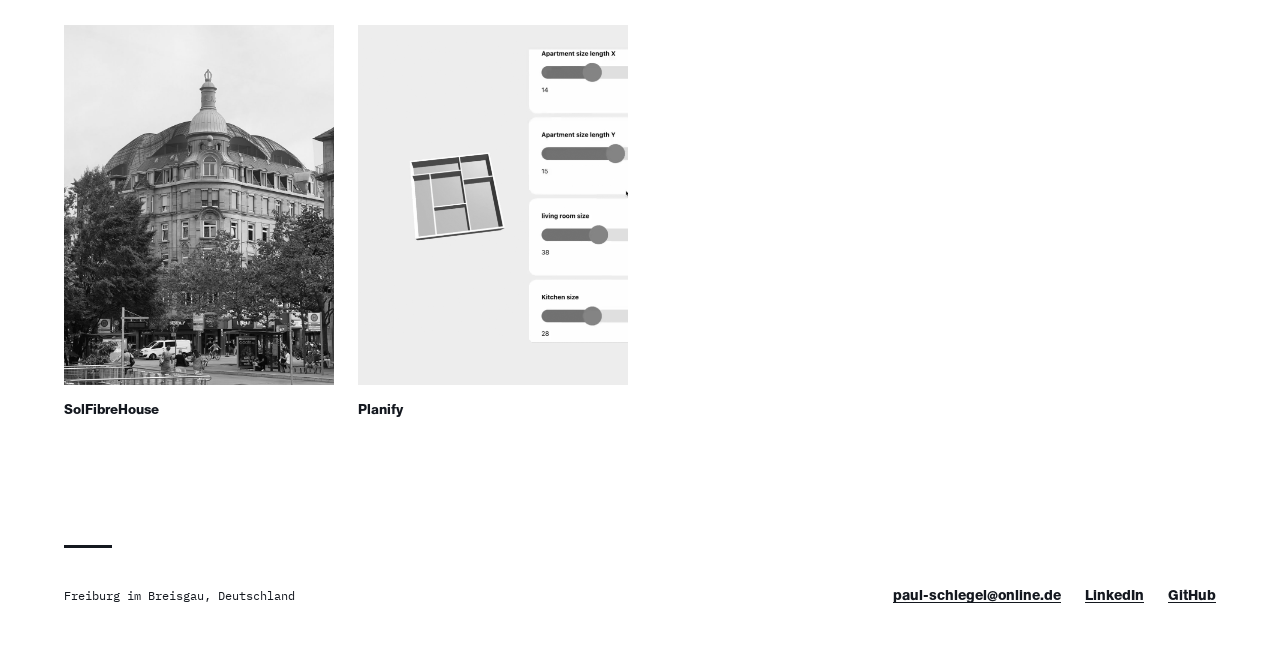
<file: projects.html>
<!DOCTYPE html>
<html lang="de">
<head>
<meta charset="UTF-8">
<meta name="viewport" content="width=device-width, initial-scale=1.0">
<title>Projects — Paul Schlegel</title>
<meta name="description" content="Featured projects, BIM & laser scanning work, research, and volunteering by Paul Schlegel.">
<link rel="preconnect" href="https://fonts.googleapis.com">
<link rel="preconnect" href="https://fonts.gstatic.com" crossorigin>
<link href="https://fonts.googleapis.com/css2?family=IBM+Plex+Mono:wght@400;500&display=swap" rel="stylesheet">
<link rel="stylesheet" href="assets/css/style.css">
</head>
<body data-page="projects">

<div data-include="header"></div>

<main>
  <section class="section" style="padding-bottom: var(--space-3);">
    <div class="container">
      <h1 data-de="Ausgewählte Arbeiten" data-en="Selected work">Ausgewählte Arbeiten</h1>
      <p class="max-w-prose" data-de="Von Computer-Vision-Pipelines über BIM-Koordination bis zu ehrenamtlichem Bauen — ein Überblick meiner Projekte." data-en="From computer vision pipelines to BIM coordination to volunteer construction — an overview of my projects.">Von Computer-Vision-Pipelines über BIM-Koordination bis zu ehrenamtlichem Bauen — ein Überblick meiner Projekte.</p>
      <p id="tag-filter-notice" class="label" hidden></p>
    </div>
  </section>

  <section class="section">
    <div class="container">
      <div class="category-heading">
        <h2 class="mt-0" data-de="Data Science &amp; AI" data-en="Data Science &amp; AI">Data Science &amp; AI</h2>
      </div>
      <div class="card-grid">
        <a class="card" href="project-testware.html" data-tags="llm rag team">
          <div class="card-thumb">
            <img src="assets/img/gallery/testware/testware-thumb.png" alt="testware.dev — Screenshot der Weboberfläche" loading="lazy">
          </div>
          <h3 class="card-title">testware.dev</h3>
        </a>
        <a class="card" href="project-nextcloud-architekturbuero.html" data-tags="nextcloud open-source ki controlling">
          <div class="card-thumb">
            <img src="assets/img/gallery/nextcloud-architekturbuero/nextcloud-dashboard-thumb.jpg" alt="Nextcloud-Dashboard mit empfohlenen Dateien und fälligen Karten" loading="lazy">
          </div>
          <h3 class="card-title">Nextcloud für Architekturbüros</h3>
        </a>
      </div>
    </div>
  </section>

  <section class="section">
    <div class="container">
      <div class="category-heading">
        <h2 class="mt-0" data-de="Architektur" data-en="Architecture">Architektur</h2>
      </div>
      <div class="card-grid">
        <a class="card" href="project-wilhelmstrasse-5.html" data-tags="laserscanning bim bauleitung holzbau team">
          <div class="card-thumb">
            <img src="assets/img/gallery/wilhelmstrasse-5/00-wilhelmstrasse-punktwolke-innenansicht.jpg" alt="Wilhelmstraße 5 — Laserscan-Punktwolke, Innenansicht über mehrere Geschosse" loading="lazy">
          </div>
          <h3 class="card-title">Sanierung | Aufstockung Mehrfamilienhaus</h3>
        </a>
        <a class="card" href="project-schwarzwaldhaus.html" data-tags="laserscanning punktwolke bim cloud-computing">
          <div class="card-thumb">
            <img src="assets/img/gallery/schwarzwaldhaus/01-schwarzwaldhaus-scanner-vor-ort.jpg" alt="Schwarzwaldhaus — Laserscanner im Einsatz vor Ort" loading="lazy">
          </div>
          <h3 class="card-title">Schwarzwaldhaus</h3>
        </a>
        <a class="card" href="project-bestandsaufstockung-einfamilienhaus.html" data-tags="bim genehmigungsplanung elektroplanung holzbau team">
          <div class="card-thumb">
            <img src="assets/img/gallery/bestandsaufstockung-einfamilienhaus/01-bestandsaufstockung-strassenansicht-carport-thumb.jpg" alt="Bestandsaufstockung Einfamilienhaus — BIM-Visualisierung, Straßenansicht mit Carport" loading="lazy">
          </div>
          <h3 class="card-title">Bestandsaufstockung Einfamilienhaus</h3>
        </a>
        <a class="card" href="project-bamboo-study-hub.html" data-tags="volunteering construction">
          <div class="card-thumb">
            <img src="assets/img/gallery/bamboo-study-hub/bamboo-hub-geflecht-sitzecke.jpg" alt="Bamboo Study Hub — Sitzecke mit Bücherregal" loading="lazy" style="object-position: center 55%;">
          </div>
          <h3 class="card-title">Bamboo Study Hub</h3>
        </a>
      </div>
    </div>
  </section>

  <section class="section">
    <div class="container">
      <div class="category-heading">
        <h2 class="mt-0" data-de="Studien- &amp; Forschungsprojekte" data-en="Academic &amp; Research Projects">Studien- &amp; Forschungsprojekte</h2>
      </div>
      <div class="card-grid">
        <a class="card" href="project-solfibrehouse.html" data-tags="parametric-design grasshopper computational-design">
          <div class="card-thumb">
            <img src="assets/img/gallery/solfibrehouse/01-solfibre-bestandsgebaeude-strasse.jpg" alt="SolFibreHouse — Bestandsgebäude, Straßenansicht" loading="lazy" style="object-position: center 30%;">
          </div>
          <h3 class="card-title">SolFibreHouse</h3>
        </a>
        <a class="card" href="project-planify.html" data-tags="computational-design team">
          <div class="card-thumb">
            <img src="assets/img/gallery/planify/planify-thumb.png" alt="Planify — Screenshot der Anwendung" loading="lazy">
          </div>
          <h3 class="card-title">Planify</h3>
        </a>
      </div>
    </div>
  </section>

</main>

<div data-include="footer"></div>

<script src="assets/js/main.js"></script>
</body>
</html>
</file>
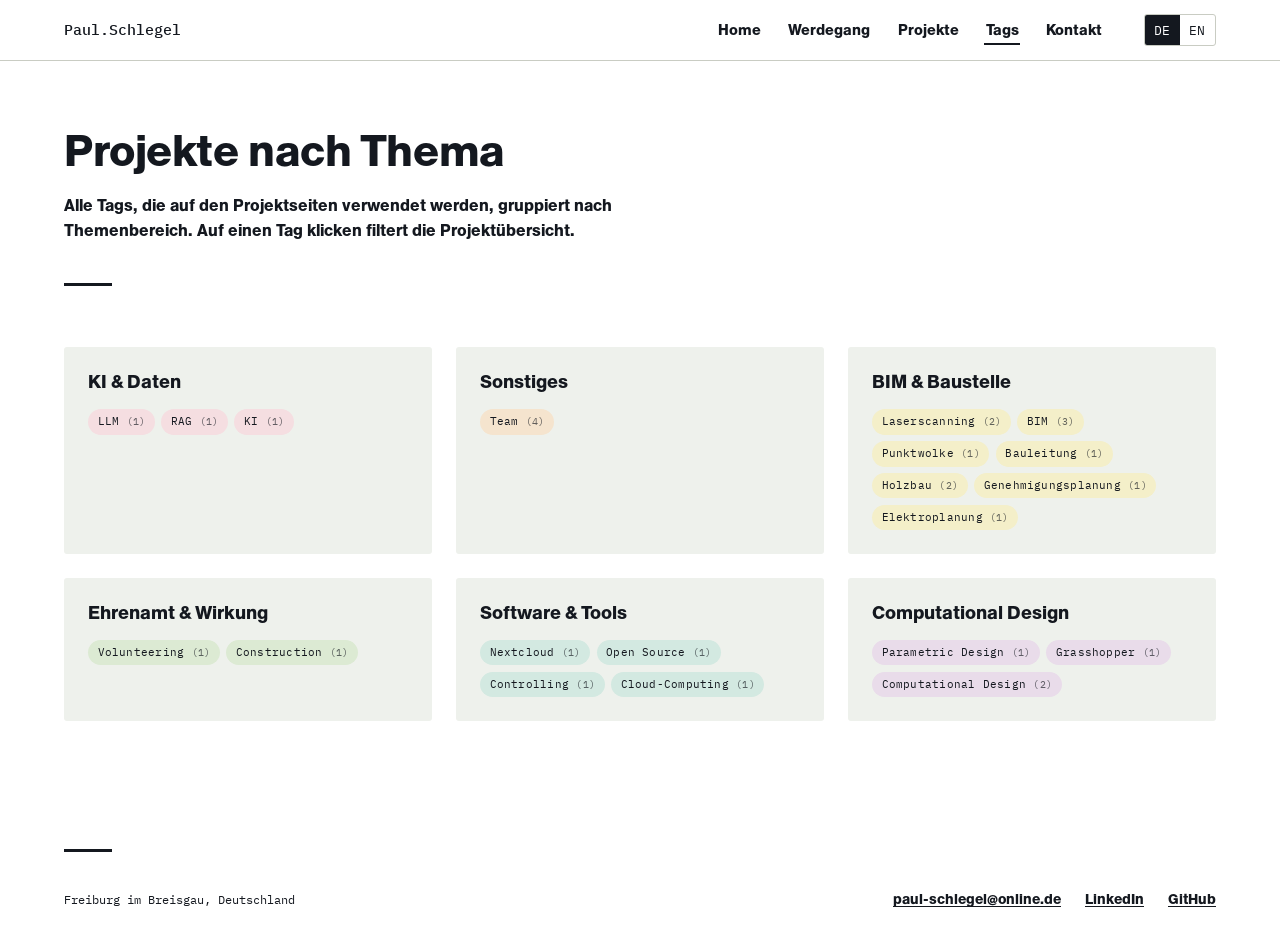
<file: tags.html>
<!DOCTYPE html>
<html lang="de">
<head>
<meta charset="UTF-8">
<meta name="viewport" content="width=device-width, initial-scale=1.0">
<title>Tags — Paul Schlegel</title>
<meta name="description" content="Projekte von Paul Schlegel nach Thema durchsuchen.">
<link rel="preconnect" href="https://fonts.googleapis.com">
<link rel="preconnect" href="https://fonts.gstatic.com" crossorigin>
<link href="https://fonts.googleapis.com/css2?family=IBM+Plex+Mono:wght@400;500&display=swap" rel="stylesheet">
<link rel="stylesheet" href="assets/css/style.css">
</head>
<body data-page="tags">

<div data-include="header"></div>

<main>
  <section class="section" style="padding-bottom: var(--space-3);">
    <div class="container">
      <h1 data-de="Projekte nach Thema" data-en="Projects by topic">Projekte nach Thema</h1>
      <p class="max-w-prose" data-de="Alle Tags, die auf den Projektseiten verwendet werden, gruppiert nach Themenbereich. Auf einen Tag klicken filtert die Projektübersicht." data-en="Every tag used across the project pages, grouped by topic. Click a tag to filter the projects overview.">Alle Tags, die auf den Projektseiten verwendet werden, gruppiert nach Themenbereich. Auf einen Tag klicken filtert die Projektübersicht.</p>
    </div>
  </section>

  <section class="section">
    <div class="container">
      <div class="tag-groups">

        <div class="tag-group">
          <h3 data-de="KI &amp; Daten" data-en="AI &amp; Data">KI &amp; Daten</h3>
          <div class="tags">
            <a class="tag tag-ai" href="projects.html?tag=llm">LLM <span class="tag-count">(1)</span></a>
            <a class="tag tag-ai" href="projects.html?tag=rag">RAG <span class="tag-count">(1)</span></a>
            <a class="tag tag-ai" href="projects.html?tag=ki">KI <span class="tag-count">(1)</span></a>
          </div>
        </div>

        <div class="tag-group">
          <h3 data-de="Sonstiges" data-en="Other">Sonstiges</h3>
          <div class="tags">
            <a class="tag tag-collab" href="projects.html?tag=team">Team <span class="tag-count">(4)</span></a>
          </div>
        </div>

        <div class="tag-group">
          <h3 data-de="BIM &amp; Baustelle" data-en="BIM &amp; Construction Site">BIM &amp; Baustelle</h3>
          <div class="tags">
            <a class="tag tag-bim" href="projects.html?tag=laserscanning">Laserscanning <span class="tag-count">(2)</span></a>
            <a class="tag tag-bim" href="projects.html?tag=bim">BIM <span class="tag-count">(3)</span></a>
            <a class="tag tag-bim" href="projects.html?tag=punktwolke">Punktwolke <span class="tag-count">(1)</span></a>
            <a class="tag tag-bim" href="projects.html?tag=bauleitung">Bauleitung <span class="tag-count">(1)</span></a>
            <a class="tag tag-bim" href="projects.html?tag=holzbau">Holzbau <span class="tag-count">(2)</span></a>
            <a class="tag tag-bim" href="projects.html?tag=genehmigungsplanung">Genehmigungsplanung <span class="tag-count">(1)</span></a>
            <a class="tag tag-bim" href="projects.html?tag=elektroplanung">Elektroplanung <span class="tag-count">(1)</span></a>
          </div>
        </div>

        <div class="tag-group">
          <h3 data-de="Ehrenamt &amp; Wirkung" data-en="Impact &amp; Volunteering">Ehrenamt &amp; Wirkung</h3>
          <div class="tags">
            <a class="tag tag-impact" href="projects.html?tag=volunteering">Volunteering <span class="tag-count">(1)</span></a>
            <a class="tag tag-impact" href="projects.html?tag=construction">Construction <span class="tag-count">(1)</span></a>
          </div>
        </div>

        <div class="tag-group">
          <h3 data-de="Software &amp; Tools" data-en="Software &amp; Tools">Software &amp; Tools</h3>
          <div class="tags">
            <a class="tag tag-software" href="projects.html?tag=nextcloud">Nextcloud <span class="tag-count">(1)</span></a>
            <a class="tag tag-software" href="projects.html?tag=open-source">Open Source <span class="tag-count">(1)</span></a>
            <a class="tag tag-software" href="projects.html?tag=controlling">Controlling <span class="tag-count">(1)</span></a>
            <a class="tag tag-software" href="projects.html?tag=cloud-computing">Cloud-Computing <span class="tag-count">(1)</span></a>
          </div>
        </div>

        <div class="tag-group">
          <h3 data-de="Computational Design" data-en="Computational Design">Computational Design</h3>
          <div class="tags">
            <a class="tag tag-design" href="projects.html?tag=parametric-design">Parametric Design <span class="tag-count">(1)</span></a>
            <a class="tag tag-design" href="projects.html?tag=grasshopper">Grasshopper <span class="tag-count">(1)</span></a>
            <a class="tag tag-design" href="projects.html?tag=computational-design">Computational Design <span class="tag-count">(2)</span></a>
          </div>
        </div>

      </div>
    </div>
  </section>
</main>

<div data-include="footer"></div>

<script src="assets/js/main.js"></script>
</body>
</html>
</file>
<file: assets/css/style.css>
/* ==========================================================================
   Paul Schlegel — personal site
   Design system: restrained technical (survey/point-cloud inspired), light only
   ========================================================================== */

/* Self-hosted — Antique Legacy only ships Semibold (600) and Bold (700),
   no regular weight. Text set at lighter weights (e.g. body copy at 400)
   will render at the nearest available weight (600) per the browser's
   own font-weight matching — there is no lighter face to fall back to. */
@font-face {
  font-family: "Antique Legacy";
  src: url("../fonts/AntiqueLegacy-Semibold.ttf") format("truetype");
  font-weight: 600;
  font-style: normal;
  font-display: swap;
}
@font-face {
  font-family: "Antique Legacy";
  src: url("../fonts/AntiqueLegacy-Bold.ttf") format("truetype");
  font-weight: 700;
  font-style: normal;
  font-display: swap;
}

:root {
  --paper: #FFFFFF;
  --ink: #14181F;
  --ink-soft: #14181F;
  --hairline: #C9CCC3;
  --mist: #EEF1EC;

  /* Tag categories — the only place color is used as an accent */
  --tag-ai: #F5DEE1;
  --tag-collab: #F5E4CE;
  --tag-bim: #F4EFC9;
  --tag-impact: #DCEAD3;
  --tag-software: #D3E9E1;
  --tag-design: #E9DCEA;

  --font-sans: "Antique Legacy", -apple-system, BlinkMacSystemFont, "Segoe UI", sans-serif;
  --font-mono: "IBM Plex Mono", "SFMono-Regular", Consolas, monospace;

  --radius: 3px;
  --gutter: clamp(1.25rem, 5vw, 5rem);
  --content-max: 1320px;

  --space-1: 0.5rem;
  --space-2: 1rem;
  --space-3: 1.5rem;
  --space-4: 2.5rem;
  --space-5: 4rem;
  --space-6: 6rem;
}

/* ---- Reset ------------------------------------------------------------- */

*, *::before, *::after { box-sizing: border-box; }

html { -webkit-text-size-adjust: 100%; scroll-behavior: smooth; }

@media (prefers-reduced-motion: reduce) {
  html { scroll-behavior: auto; }
  *, *::before, *::after {
    animation-duration: 0.01ms !important;
    animation-iteration-count: 1 !important;
    transition-duration: 0.01ms !important;
  }
}

body {
  margin: 0;
  min-height: 100vh;
  display: flex;
  flex-direction: column;
  background-color: var(--paper);
  color: var(--ink);
  font-family: var(--font-sans);
  font-size: 16px;
  line-height: 1.55;
  -webkit-font-smoothing: antialiased;
}

main {
  flex: 1;
}

img { max-width: 100%; display: block; }

a { color: var(--ink); text-decoration: underline; text-underline-offset: 2px; }
a:hover { text-decoration-thickness: 2px; }

h1, h2, h3, h4 { font-weight: 600; line-height: 1.2; margin: 0 0 var(--space-2); }
h1 { font-size: clamp(2rem, 4vw, 2.75rem); letter-spacing: -0.01em; }
h2 { font-size: clamp(1.4rem, 2.5vw, 1.75rem); }
h3 { font-size: 1.15rem; }
p { margin: 0 0 var(--space-2); color: var(--ink-soft); }

ul { margin: 0; padding: 0; list-style: none; }

button { font-family: inherit; }

/* Visible focus states everywhere */
a:focus-visible,
button:focus-visible,
input:focus-visible {
  outline: 2px solid var(--ink);
  outline-offset: 2px;
  border-radius: 1px;
}

/* ---- Layout helpers ----------------------------------------------------- */

.container {
  max-width: var(--content-max);
  margin: 0 auto;
  padding-inline: var(--gutter);
}

.section {
  padding-block: var(--space-5);
  position: relative;
}

.section + .section::before {
  content: "";
  position: absolute;
  top: 0;
  left: var(--gutter);
  width: 3rem;
  height: 3px;
  background: var(--ink);
}

.label {
  font-family: var(--font-mono);
  font-size: 0.72rem;
  letter-spacing: 0.03em;
  color: var(--ink);
  display: inline-block;
  margin-bottom: var(--space-2);
}

/* ---- Header / nav -------------------------------------------------------- */

.site-header {
  border-bottom: 1px solid var(--hairline);
  background-color: var(--paper);
  position: sticky;
  top: 0;
  z-index: 20;
}

.site-header .container {
  display: flex;
  align-items: center;
  justify-content: space-between;
  gap: var(--space-2);
  padding-block: 0.9rem;
}

.brand {
  font-family: var(--font-mono);
  font-weight: 500;
  font-size: 0.95rem;
  color: var(--ink);
  text-decoration: none;
}
.brand:hover { text-decoration: none; }
.brand span { color: var(--ink-soft); }

.nav {
  display: flex;
  align-items: center;
  gap: var(--space-4);
}

.nav-links {
  display: flex;
  gap: var(--space-3);
}

.nav-links a {
  color: var(--ink);
  font-size: 0.92rem;
  padding: 0.3rem 0.1rem;
  text-decoration: none;
  border-bottom: 2px solid transparent;
}

.nav-links a:hover { text-decoration: none; border-color: var(--hairline); }

.nav-links a[aria-current="page"] {
  color: var(--ink);
  font-weight: 600;
  border-color: var(--ink);
}

.lang-toggle {
  display: inline-flex;
  border: 1px solid var(--hairline);
  border-radius: var(--radius);
  overflow: hidden;
  font-family: var(--font-mono);
  font-size: 0.75rem;
}

.lang-toggle button {
  background: none;
  border: none;
  padding: 0.35rem 0.6rem;
  cursor: pointer;
  color: var(--ink-soft);
}

.lang-toggle button[aria-pressed="true"] {
  background: var(--ink);
  color: var(--paper);
}

.nav-toggle {
  display: none;
  background: none;
  border: 1px solid var(--hairline);
  border-radius: var(--radius);
  padding: 0.4rem 0.6rem;
  cursor: pointer;
  color: var(--ink);
}

.nav-toggle svg { display: block; }

@media (max-width: 760px) {
  .nav-toggle { display: inline-flex; align-items: center; }

  .nav {
    position: absolute;
    top: 100%;
    left: 0;
    right: 0;
    background: var(--paper);
    border-bottom: 1px solid var(--hairline);
    flex-direction: column;
    align-items: stretch;
    gap: 0;
    padding: var(--space-2) var(--gutter) var(--space-3);
    display: none;
  }

  .nav.is-open { display: flex; }

  .nav-links {
    flex-direction: column;
    gap: 0;
  }

  .nav-links a {
    padding: 0.7rem 0;
    border-bottom: 1px solid var(--hairline);
  }

  .lang-toggle { margin-top: var(--space-2); align-self: flex-start; }
}

/* ---- Buttons -------------------------------------------------------------- */

.btn {
  display: inline-flex;
  align-items: center;
  gap: 0.5rem;
  padding: 0.65rem 1.1rem;
  font-size: 0.92rem;
  font-weight: 600;
  border: 1px solid var(--ink);
  cursor: pointer;
  text-decoration: none;
}

.btn:hover { text-decoration: none; }

.btn-primary {
  background: var(--ink);
  color: var(--paper);
}

.btn-ghost {
  background: transparent;
  color: var(--ink);
  border-color: var(--hairline);
}
.btn-ghost:hover { border-color: var(--ink); }

.btn-row { display: flex; flex-wrap: wrap; gap: var(--space-2); }

/* ---- Hero ------------------------------------------------------------------ */

.hero {
  display: grid;
  grid-template-columns: 1.3fr 0.9fr;
  gap: var(--space-5);
  align-items: center;
  padding-block: var(--space-6) var(--space-5);
}

.hero-portrait {
  border-radius: var(--radius);
  overflow: hidden;
  border: 1px solid var(--hairline);
  aspect-ratio: 4 / 5;
  background: var(--mist);
}

.hero-portrait img {
  width: 100%;
  height: 100%;
  object-fit: cover;
  object-position: center 20%;
}

.hero h1 { margin-bottom: var(--space-2); }
.hero .lede { font-size: 1.1rem; max-width: 46ch; }

.hero-meta {
  display: flex;
  gap: var(--space-3);
  font-family: var(--font-mono);
  font-size: 0.8rem;
  color: var(--ink-soft);
  margin: var(--space-2) 0 var(--space-3);
  flex-wrap: wrap;
}

.hero-meta li::before { content: "· "; color: var(--hairline); }
.hero-meta li:first-child::before { content: ""; }

@media (max-width: 760px) {
  .hero { grid-template-columns: 1fr; padding-block: var(--space-4); }
  .hero-portrait { max-width: 220px; }
  .hero-meta li::before { content: none; }
}

/* Sparing entrance moment for the hero only */
.hero > * { animation: rise-in 0.5s ease-out both; }
.hero-portrait { animation-delay: 0.08s; }

@keyframes rise-in {
  from { opacity: 0; transform: translateY(8px); }
  to { opacity: 1; transform: translateY(0); }
}

@media (prefers-reduced-motion: reduce) {
  .hero > * { animation: none; }
}

/* ---- Cards / tags ------------------------------------------------------------ */

.card-grid {
  display: grid;
  grid-template-columns: repeat(auto-fill, minmax(220px, 1fr));
  gap: var(--space-4) var(--space-3);
}

.card {
  display: flex;
  flex-direction: column;
  gap: var(--space-2);
  color: inherit;
  text-decoration: none;
}

.card-thumb {
  position: relative;
  aspect-ratio: 3 / 4;
  border: none;
  border-radius: 0;
  background-color: #ECECEC;
  overflow: hidden;
  box-shadow: none;
  transition: transform 0.15s ease;
}

.card:hover .card-thumb,
.card:focus-visible .card-thumb {
  transform: translateY(-3px);
}

.card-title {
  margin: 0;
  padding: 0;
  text-align: left;
  font-size: 0.85rem;
  font-weight: 600;
  color: var(--ink);
}

.card-thumb img {
  position: absolute;
  inset: 0;
  width: 100%;
  height: 100%;
  object-fit: cover;
  object-position: center 65%;
  filter: grayscale(1);
  transition: filter 0.15s ease;
}

.card:hover .card-thumb img,
.card:focus-visible .card-thumb img {
  filter: grayscale(0);
}

.tags {
  display: flex;
  flex-wrap: wrap;
  gap: 0.4rem;
  margin-top: var(--space-1);
}

.tag {
  font-family: var(--font-mono);
  font-size: 0.7rem;
  letter-spacing: 0.02em;
  padding: 0.25rem 0.6rem;
  border-radius: 999px;
  color: var(--ink);
  background: var(--hairline);
}

a.tag {
  text-decoration: none;
  display: inline-block;
}

.tag-ai { background: var(--tag-ai); }
.tag-collab { background: var(--tag-collab); }
.tag-bim { background: var(--tag-bim); }
.tag-impact { background: var(--tag-impact); }
.tag-software { background: var(--tag-software); }
.tag-design { background: var(--tag-design); }

/* ---- Tags overview page ------------------------------------------------------ */

.tag-groups {
  display: grid;
  grid-template-columns: repeat(auto-fit, minmax(280px, 1fr));
  gap: var(--space-3);
}

.tag-group {
  background: var(--mist);
  border-radius: var(--radius);
  padding: var(--space-3);
}

.tag-group h3 { margin-bottom: var(--space-2); }

.tag-count {
  opacity: 0.65;
  font-size: 0.65rem;
}

.category-heading {
  display: flex;
  align-items: baseline;
  gap: var(--space-2);
  margin-bottom: var(--space-3);
}

/* ---- Project detail pages --------------------------------------------------- */

.breadcrumb {
  font-family: var(--font-mono);
  font-size: 0.8rem;
  display: block;
  margin-bottom: var(--space-3);
}

.detail-layout > div {
  max-width: 62ch;
}

.detail-layout.has-image {
  display: grid;
  grid-template-columns: 1.1fr 0.9fr;
  gap: var(--space-5);
  align-items: start;
}

.detail-layout.has-image > .detail-text {
  max-width: 62ch;
}

.detail-image {
  border-radius: var(--radius);
  overflow: hidden;
  border: 1px solid var(--hairline);
  background: var(--mist);
}

.detail-image img {
  display: block;
  width: 100%;
  height: auto;
}

@media (max-width: 760px) {
  .detail-layout.has-image { grid-template-columns: 1fr; }
}

.video-block {
  width: 100%;
}

.video-frame {
  position: relative;
  aspect-ratio: 16 / 9;
  width: 100%;
  border: 1px solid var(--hairline);
  border-radius: var(--radius);
  background-color: var(--mist);
  background-image:
    repeating-linear-gradient(0deg, var(--hairline) 0 1px, transparent 1px 22px),
    repeating-linear-gradient(90deg, var(--hairline) 0 1px, transparent 1px 22px);
  background-position: -1px -1px;
  color: var(--ink);
  overflow: hidden;
}

.video-frame video {
  position: absolute;
  inset: 0;
  width: 100%;
  height: 100%;
  object-fit: cover;
}

/* Placeholder state (no video yet): add .is-placeholder for centered icon/label */
.video-frame.is-placeholder {
  display: flex;
  flex-direction: column;
  align-items: center;
  justify-content: center;
  gap: var(--space-2);
}

.video-frame > svg { width: 56px; height: 56px; }

.video-frame > span {
  font-family: var(--font-mono);
  font-size: 0.75rem;
  color: var(--ink-soft);
}

.video-bar {
  display: flex;
  align-items: center;
  gap: var(--space-2);
  margin-top: var(--space-2);
}

.video-btn {
  flex-shrink: 0;
  width: 36px;
  height: 36px;
  background: var(--paper);
  border: 1px solid var(--hairline);
  border-radius: var(--radius);
  display: flex;
  align-items: center;
  justify-content: center;
  color: var(--ink);
  cursor: pointer;
}

.video-btn:hover { background: var(--mist); }

.video-btn svg { width: 18px; height: 18px; }

.video-btn .icon-pause { display: none; }
.video-btn.is-playing .icon-play { display: none; }
.video-btn.is-playing .icon-pause { display: block; }

.video-seek {
  --progress: 0%;
  flex: 1;
  appearance: none;
  -webkit-appearance: none;
  height: 4px;
  border-radius: 2px;
  background: linear-gradient(to right, var(--ink) 0%, var(--ink) var(--progress), var(--hairline) var(--progress), var(--hairline) 100%);
  cursor: pointer;
}

.video-seek::-webkit-slider-thumb {
  -webkit-appearance: none;
  width: 12px;
  height: 12px;
  border-radius: 50%;
  background: var(--ink);
  cursor: pointer;
  border: 2px solid var(--paper);
}

.video-seek::-moz-range-thumb {
  width: 12px;
  height: 12px;
  border-radius: 50%;
  background: var(--ink);
  border: 2px solid var(--paper);
  cursor: pointer;
}

.video-seek::-moz-range-track {
  height: 4px;
  border-radius: 2px;
  background: var(--hairline);
}

.video-seek::-moz-range-progress {
  height: 4px;
  border-radius: 2px;
  background: var(--ink);
}

.video-time {
  flex-shrink: 0;
  font-family: var(--font-mono);
  font-size: 0.75rem;
  color: var(--ink-soft);
  white-space: nowrap;
}

/* ---- Image gallery (project detail pages) ---------------------------------- */

.gallery {
  position: relative;
  /* Full-bleed: escape .container regardless of its own padding/max-width */
  width: 100vw;
  margin-left: calc(50% - 50vw);
  margin-right: calc(50% - 50vw);
  padding-inline: 11%;
}

.gallery-stage {
  position: relative;
  height: clamp(360px, 54vw, 720px);
  overflow: hidden;
}

.gallery-slide {
  position: absolute;
  inset: 0;
  margin: 0;
  display: flex;
  align-items: center;
  justify-content: center;
  transition: transform 0.6s cubic-bezier(0.65, 0, 0.35, 1);
  will-change: transform;
}

.slide-media {
  display: flex;
  flex-direction: column;
  gap: var(--space-1);
}

.slide-image {
  height: clamp(280px, 48vw, 640px);
  aspect-ratio: 3 / 2;
  border-radius: var(--radius);
  overflow: hidden;
  background-color: var(--mist);
}

.slide-image--portrait {
  aspect-ratio: 3 / 4;
}

.gallery-slide.is-placeholder .slide-image {
  background-color: #FFFFFF;
  background-image:
    repeating-linear-gradient(0deg, var(--hairline) 0 1px, transparent 1px 22px),
    repeating-linear-gradient(90deg, var(--hairline) 0 1px, transparent 1px 22px);
}

.slide-image img {
  width: 100%;
  height: 100%;
  display: block;
  object-fit: cover;
}

.slide-caption {
  margin: 0;
  text-align: left;
  font-family: var(--font-mono);
  font-size: 0.78rem;
  color: var(--ink-soft);
}

.gallery-nav {
  position: absolute;
  top: 50%;
  transform: translateY(-50%);
  width: 40px;
  height: 40px;
  border-radius: 50%;
  background: var(--paper);
  border: 1px solid var(--hairline);
  display: flex;
  align-items: center;
  justify-content: center;
  color: var(--ink);
  cursor: pointer;
  z-index: 2;
  box-shadow: 0 4px 12px rgba(20, 24, 31, 0.16);
}

.gallery-nav:hover { box-shadow: 0 6px 18px rgba(20, 24, 31, 0.22); }

.gallery-prev { left: 16px; }
.gallery-next { right: 16px; }

.gallery-nav svg { width: 18px; height: 18px; }

@media (max-width: 600px) {
  .gallery { padding-inline: 5%; }
  .slide-caption { font-size: 0.7rem; }
}

/* ---- Timeline (career) ---------------------------------------------------- */

.timeline {
  border-left: 1px solid var(--hairline);
  padding-left: var(--space-4);
  display: flex;
  flex-direction: column;
  gap: var(--space-4);
}

.timeline-item { position: relative; }

.timeline-item::before {
  content: "";
  position: absolute;
  left: calc(-1 * var(--space-4) - 4px);
  top: 0.35rem;
  width: 8px;
  height: 8px;
  background: var(--ink);
  border-radius: 50%;
}

.timeline-item .period {
  font-family: var(--font-mono);
  font-size: 0.78rem;
  color: var(--ink);
  display: block;
  margin-bottom: 0.15rem;
}

.timeline-item h3 { margin-bottom: 0.1rem; }
.timeline-item .org { color: var(--ink-soft); font-size: 0.92rem; margin-bottom: 0.4rem; }

.timeline-item ul { margin-top: 0.4rem; }
.timeline-item li {
  position: relative;
  padding-left: 1rem;
  color: var(--ink-soft);
  margin-bottom: 0.25rem;
}
.timeline-item li::before { content: "–"; position: absolute; left: 0; color: var(--hairline); }

/* ---- Info grid (skills / expertise / languages) ---------------------------- */

.info-grid {
  display: grid;
  grid-template-columns: repeat(auto-fit, minmax(220px, 1fr));
  gap: var(--space-4);
}

.info-grid dt {
  font-family: var(--font-mono);
  font-size: 0.72rem;
  color: var(--ink);
  letter-spacing: 0.02em;
  margin-bottom: 0.5rem;
}

.info-grid dd { margin: 0; color: var(--ink-soft); }

/* ---- Contact ---------------------------------------------------------------- */

.contact-list {
  display: flex;
  flex-direction: column;
  gap: var(--space-2);
  max-width: 460px;
}

.contact-list li {
  display: flex;
  justify-content: space-between;
  align-items: baseline;
  border-bottom: 1px solid var(--hairline);
  padding-bottom: var(--space-2);
  gap: var(--space-2);
}

.contact-list .k {
  font-family: var(--font-mono);
  font-size: 0.78rem;
  color: var(--ink-soft);
}

.contact-list .v { text-align: right; }

/* ---- Footer ------------------------------------------------------------------ */

.site-footer {
  position: relative;
  padding-block: var(--space-4);
  margin-top: var(--space-5);
}

.site-footer::before {
  content: "";
  position: absolute;
  top: 0;
  left: var(--gutter);
  width: 3rem;
  height: 3px;
  background: var(--ink);
}

.site-footer .container {
  display: flex;
  flex-wrap: wrap;
  justify-content: space-between;
  gap: var(--space-3);
  align-items: center;
}

.footer-links {
  display: flex;
  gap: var(--space-3);
  flex-wrap: wrap;
  font-size: 0.88rem;
}

.footer-note {
  font-family: var(--font-mono);
  font-size: 0.75rem;
  color: var(--ink-soft);
}

/* ---- Utility ------------------------------------------------------------------ */

.mt-0 { margin-top: 0; }
.max-w-prose { max-width: 62ch; }

/* Guarantee el.hidden works even on elements with an explicit display
   value elsewhere (e.g. .card { display: flex }) */
[hidden] { display: none !important; }
</file>
